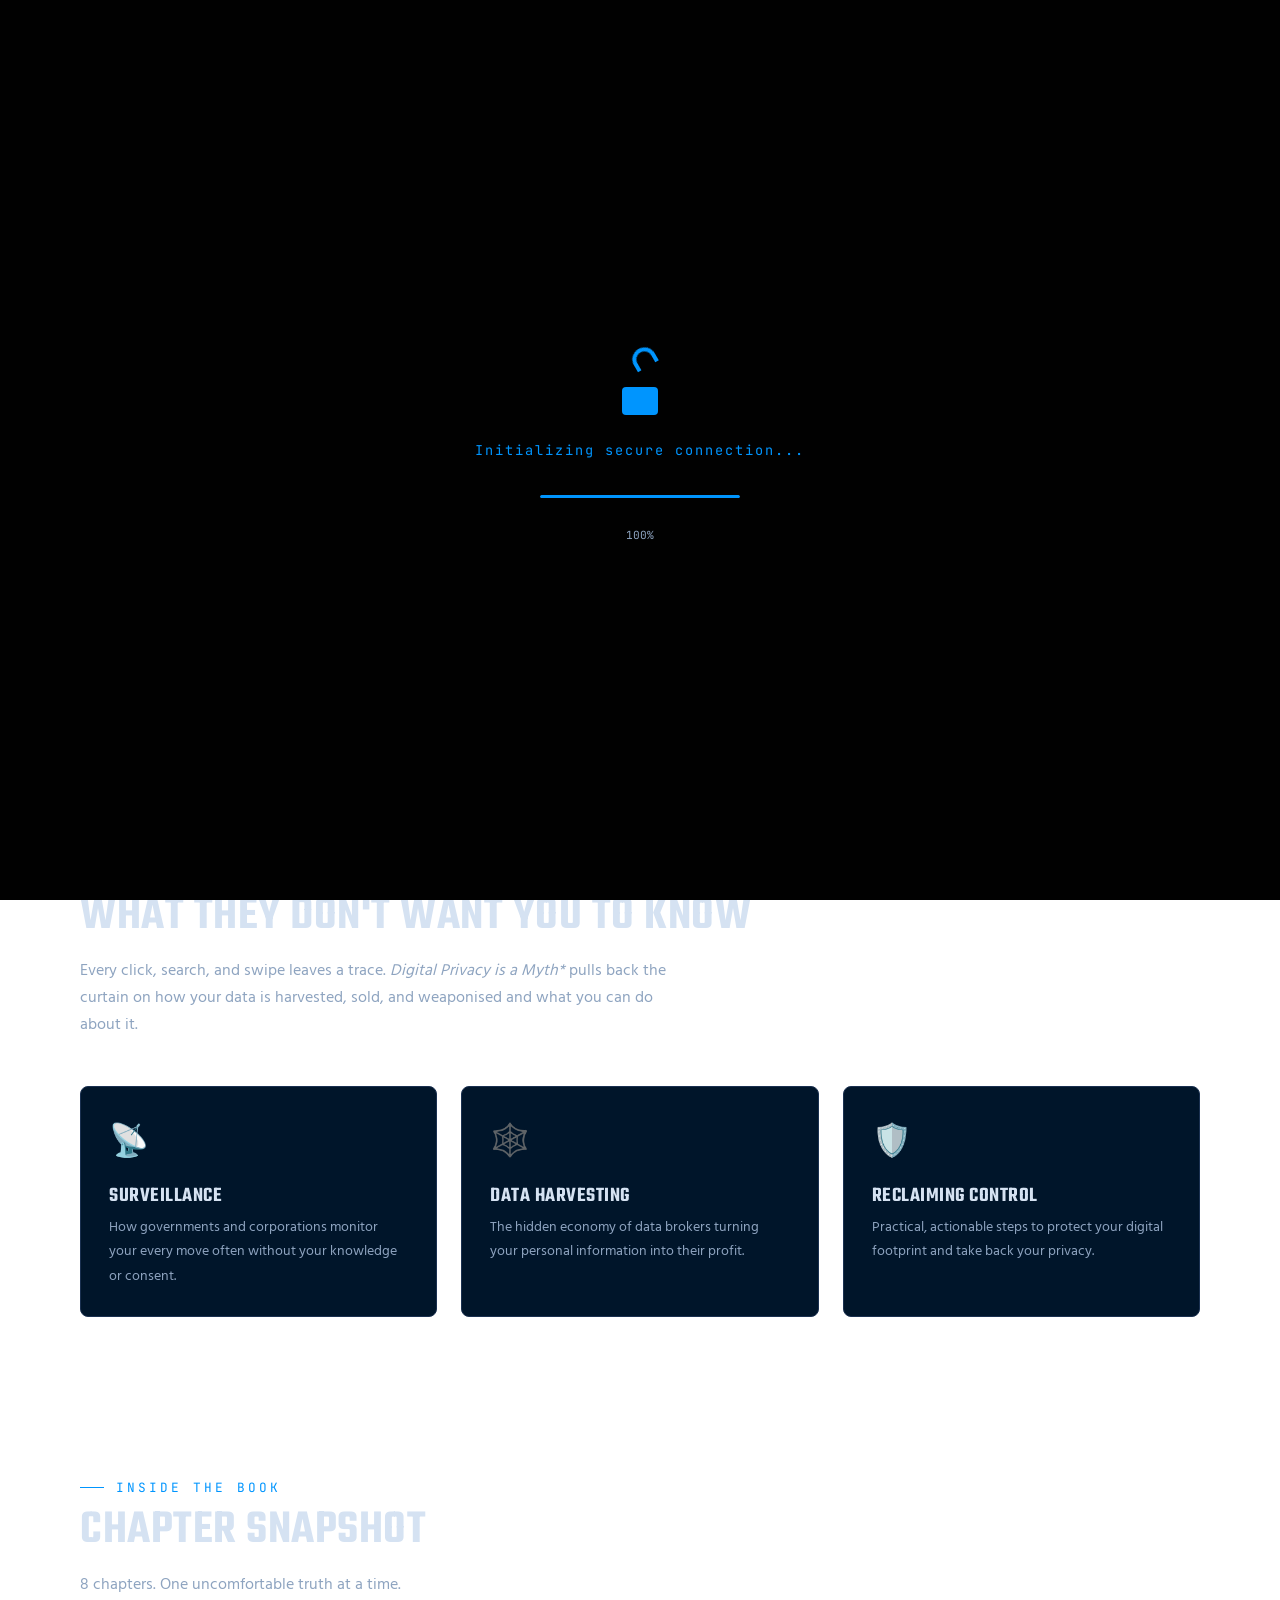
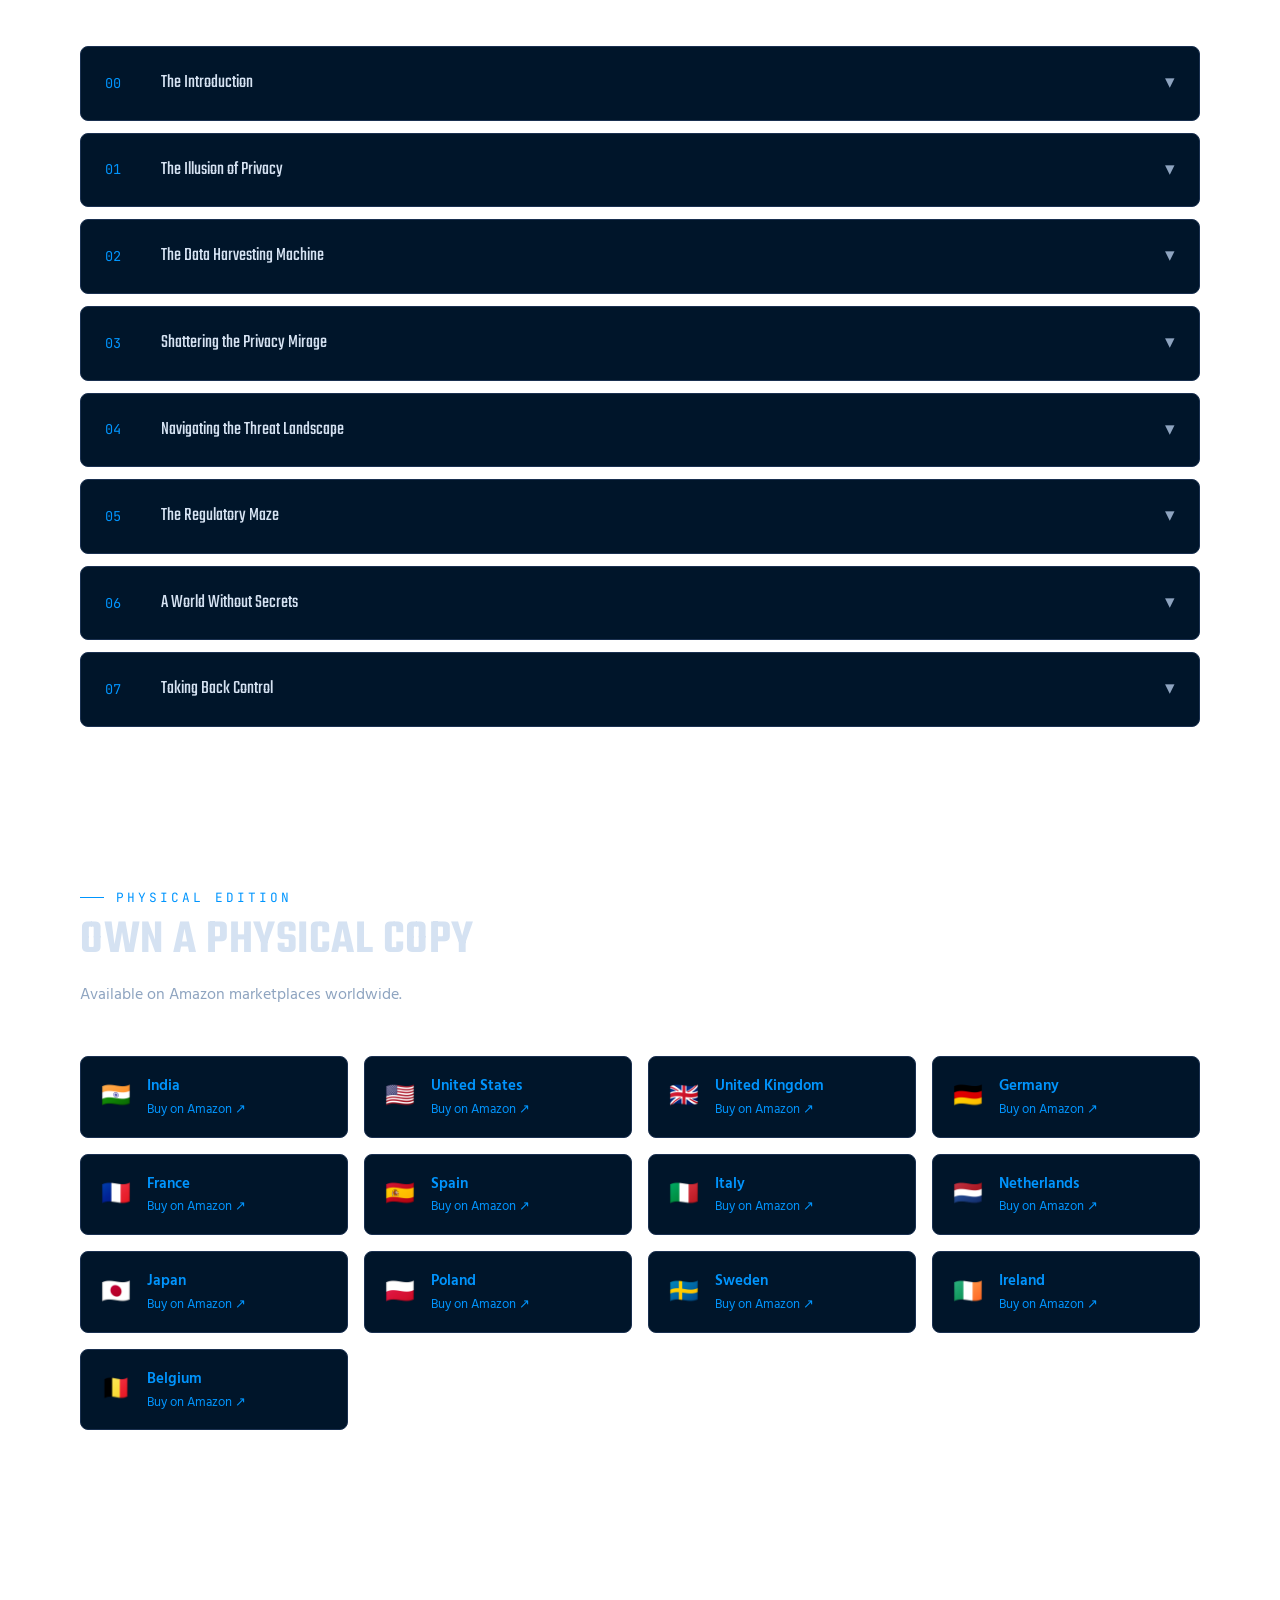
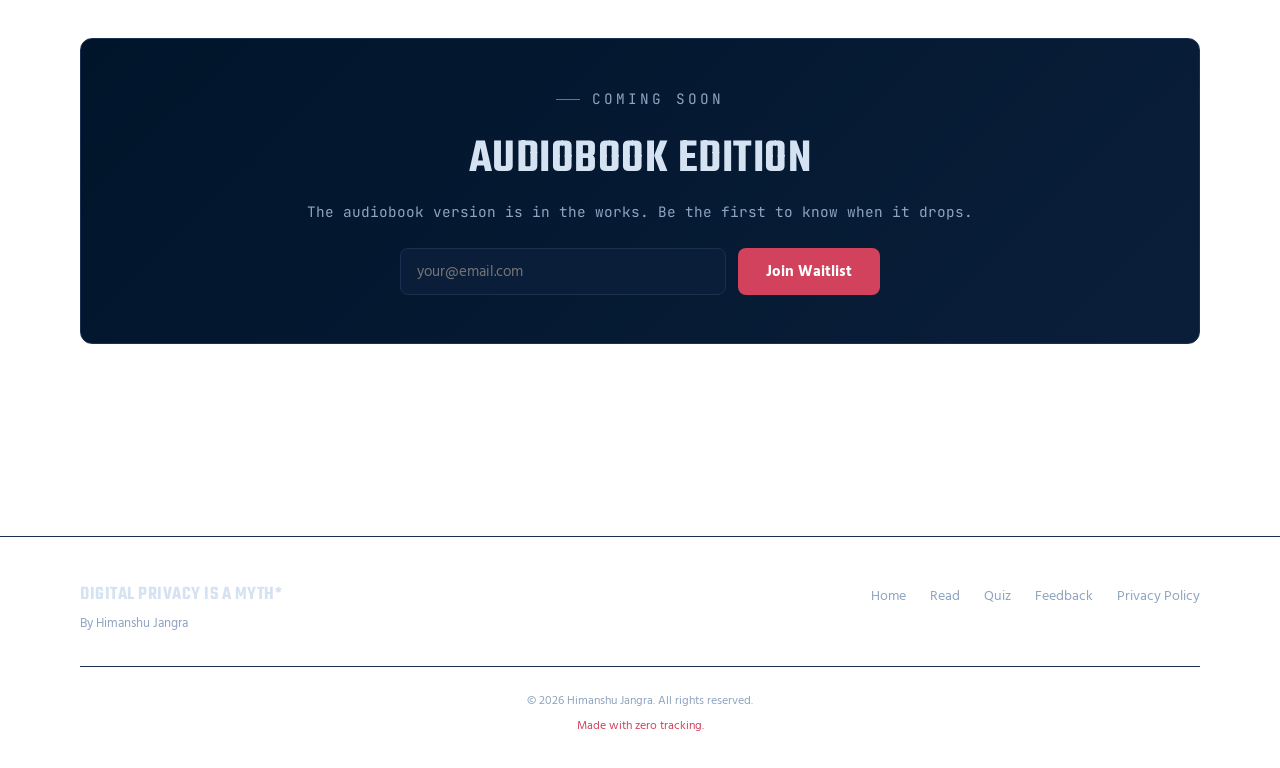
<file: index.html>
<!DOCTYPE html>
<html lang="en">
<head>
  <meta charset="UTF-8">
  <meta name="viewport" content="width=device-width, initial-scale=1.0">
  <title>Digital Privacy is a Myth* | By Himanshu Jangra</title>
  <meta name="description" content="Your digital life is an open book. Digital Privacy is a Myth* exposes the surveillance machine and shows you how to take back control. Free PDF download.">
  <meta property="og:title" content="Digital Privacy is a Myth* by Himanshu Jangra">
  <meta property="og:description" content="Your digital life is an open book. This one isn't. Free PDF download available.">
  <meta property="og:image" content="OG_image.jpeg">
  <meta property="og:url" content="https://privacymyth.himanshujangra.in/">
  <meta property="og:type" content="website">
  <link rel="icon" type="image/x-icon" href="favicon.png">
  <meta name="twitter:card" content="summary_large_image">
  <meta name="twitter:title" content="Digital Privacy is a Myth*">
  <meta name="twitter:description" content="Your digital life is an open book. This one isn't.">
  <meta name="twitter:image" content="OG_image.jpeg">
  <link rel="canonical" href="https://privacymyth.himanshujangra.in/">
  <link rel="stylesheet" href="styles.css">
</head>
<body>

  <!-- LOADER -->
  <div id="page-loader">
    <div class="lock-icon"><div class="lock-shackle"></div><div class="lock-body"></div></div>
    <p class="loader-text">Initializing secure connection...</p>
    <div class="loader-progress"><div class="loader-progress-bar"></div></div>
    <p class="loader-percent">0%</p>
  </div>

  <!-- NAV -->
  <nav class="navbar">
    <div class="container nav-inner">
      <a href="index.html" class="nav-logo"><span>Digital Privacy</span> is a Myth*</a>
      <button id="nav-toggle" aria-label="Toggle navigation" aria-expanded="false">
        <span></span><span></span><span></span>
      </button>
      <ul id="nav-menu">
        <li><a href="index.html" class="active">Home</a></li>
        <li><a href="read.html">Read</a></li>
        <li><a href="quiz.html">Quiz</a></li>
        <li><a href="feedback.html">Feedback</a></li>
      </ul>
    </div>
  </nav>

  <!-- HERO -->
  <section class="hero">
    <canvas id="binary-rain"></canvas>
    <div class="container hero-content">
      <div class="hero-text">
        <p class="section-label">By Himanshu Jangra</p>
        <h1>Your digital life is an open book. <span>This one isn't.</span></h1>
        <p class="hero-meta mono">ISBN 9798305075588 &nbsp;·&nbsp; ASIN B0DRTLYF46 &nbsp;·&nbsp; 100 Pages</p>
        <p style="color:var(--text-secondary);margin-bottom:2rem;max-width:480px">Every click, search, and swipe is tracked. This book pulls back the curtain on the surveillance machine and arms you to fight back.</p>
        <div class="hero-ctas">
          <a href="download.html" class="btn btn-rose">↓ Download Free PDF</a>
          <a href="quiz.html" class="btn btn-secondary">🔒 Test Your Privacy IQ</a>
        </div>
      </div>
      <img src="digital_privacy_is_a_myth_cover.png" alt="Digital Privacy is a Myth book cover" class="hero-cover" loading="lazy">
    </div>
  </section>

  <!-- ABOUT THE BOOK -->
  <section id="about">
    <div class="container">
      <p class="section-label">About the Book</p>
      <h2 class="section-title">What They Don't Want You to Know</h2>
      <p class="section-subtitle">Every click, search, and swipe leaves a trace. <em>Digital Privacy is a Myth*</em> pulls back the curtain on how your data is harvested, sold, and weaponised and what you can do about it.</p>
      <div class="card-grid card-grid-3">
        <div class="card">
          <div class="card-icon">📡</div>
          <h3>Surveillance</h3>
          <p>How governments and corporations monitor your every move often without your knowledge or consent.</p>
        </div>
        <div class="card">
          <div class="card-icon">🕸️</div>
          <h3>Data Harvesting</h3>
          <p>The hidden economy of data brokers turning your personal information into their profit.</p>
        </div>
        <div class="card">
          <div class="card-icon">🛡️</div>
          <h3>Reclaiming Control</h3>
          <p>Practical, actionable steps to protect your digital footprint and take back your privacy.</p>
        </div>
      </div>
    </div>
  </section>

  <!-- CHAPTER SNAPSHOT -->
  <section id="chapters">
    <div class="container">
      <p class="section-label">Inside the Book</p>
      <h2 class="section-title">Chapter Snapshot</h2>
      <p class="section-subtitle">8 chapters. One uncomfortable truth at a time.</p>
      <div class="chapter-list">
        <div class="chapter-item"><div class="chapter-header" onclick="this.parentElement.classList.toggle('open')"><span class="chapter-num mono">00</span><span class="chapter-title">The Introduction</span><span class="chapter-arrow">▾</span></div><div class="chapter-body"><div class="chapter-body-inner">This chapter confronts you with an uncomfortable truth: digital privacy, as most people understand it, no longer exists. It traces how the internet evolved from a decentralised utopia into a surveillance infrastructure, and establishes the book's central thesis that reclaiming privacy requires first understanding how it was taken from us. From the telegraph to TikTok, the erosion has been steady and deliberate.</div></div></div>
        <div class="chapter-item"><div class="chapter-header" onclick="this.parentElement.classList.toggle('open')"><span class="chapter-num mono">01</span><span class="chapter-title">The Illusion of Privacy</span><span class="chapter-arrow">▾</span></div><div class="chapter-body"><div class="chapter-body-inner">"I have nothing to hide, so I don't need to worry about privacy." This pervasive myth dangerously equates privacy with secrecy. Privacy isn't about hiding something it's about control. This chapter dismantles the Privacy Paradox: the baffling gap between people's stated desire for privacy and their actual online behaviour. It explores how terms of service, default settings, and UI design create a false sense of security, and why even Google Street View sparked a global reckoning.</div></div></div>
        <div class="chapter-item"><div class="chapter-header" onclick="this.parentElement.classList.toggle('open')"><span class="chapter-num mono">02</span><span class="chapter-title">The Data Harvesting Machine</span><span class="chapter-arrow">▾</span></div><div class="chapter-body"><div class="chapter-body-inner">A deep dive into the mechanics of mass data collection cookies, browser fingerprinting, device IDs, and the invisible trackers embedded in every app you use. Meet the data brokers: companies whose entire business model is packaging your behavioural profile and selling it to the highest bidder. From the 2017 Equifax breach that exposed 147 million people to the silent machinery of surveillance capitalism, this chapter reveals the one-way mirror you've been living behind.</div></div></div>
        <div class="chapter-item"><div class="chapter-header" onclick="this.parentElement.classList.toggle('open')"><span class="chapter-num mono">03</span><span class="chapter-title">Shattering the Privacy Mirage</span><span class="chapter-arrow">▾</span></div><div class="chapter-body"><div class="chapter-body-inner">Your "browser fingerprint" is a unique profile created from your browser, OS, plugins, and settings tracking you across websites even without cookies. This chapter puts popular privacy tools under the microscope. Are VPNs truly private? Does incognito mode actually hide anything? It separates marketing promises from technical reality and reveals why most "privacy solutions" offer far less protection than they claim.</div></div></div>
        <div class="chapter-item"><div class="chapter-header" onclick="this.parentElement.classList.toggle('open')"><span class="chapter-num mono">04</span><span class="chapter-title">Navigating the Threat Landscape</span><span class="chapter-arrow">▾</span></div><div class="chapter-body"><div class="chapter-body-inner">From the first computer virus ("Creeper", 1971) to today's state-sponsored zero-day exploits, the threat landscape has evolved dramatically. This chapter maps out modern threats phishing, social engineering, ransomware, SIM-swapping, and supply chain attacks and explains why even tech-literate users are not immune. It's a field guide to the digital dangers lurking in your inbox, your apps, and your connected devices.</div></div></div>
        <div class="chapter-item"><div class="chapter-header" onclick="this.parentElement.classList.toggle('open')"><span class="chapter-num mono">05</span><span class="chapter-title">The Regulatory Maze</span><span class="chapter-arrow">▾</span></div><div class="chapter-body"><div class="chapter-body-inner">Under GDPR, companies can be fined up to €20 million or 4% of their annual global turnover yet breaches continue. This chapter navigates the complex web of privacy legislation: GDPR, CCPA, India's DPDPA, and more. It explains what these laws actually protect, what they don't, and why regulation alone cannot solve the privacy crisis. The conclusion? Laws are a starting point, not a solution.</div></div></div>
        <div class="chapter-item"><div class="chapter-header" onclick="this.parentElement.classList.toggle('open')"><span class="chapter-num mono">06</span><span class="chapter-title">A World Without Secrets</span><span class="chapter-arrow">▾</span></div><div class="chapter-body"><div class="chapter-body-inner">What happens when privacy disappears entirely? From social credit systems and predictive policing to brain-computer interfaces that can read neural signals this chapter paints a picture of a fully surveilled society. It examines the chilling effect on free speech, creativity, and dissent, drawing from real-world examples where the future of privacy isn't a dystopian novel it's already happening.</div></div></div>
        <div class="chapter-item"><div class="chapter-header" onclick="this.parentElement.classList.toggle('open')"><span class="chapter-num mono">07</span><span class="chapter-title">Taking Back Control</span><span class="chapter-arrow">▾</span></div><div class="chapter-body"><div class="chapter-body-inner">The actionable conclusion. This chapter provides a practical privacy toolkit from browser configurations and encrypted communications to digital hygiene habits and privacy-respecting alternatives for every app you use. It covers 2FA, password managers, VPN best practices, and secure messaging. It ends with a call to action: privacy is a collective fight, not just a personal one. Your choices today shape the digital world of tomorrow.</div></div></div>
      </div>
    </div>
  </section>

  <!-- BUY HARD COPY -->
  <section id="buy">
    <div class="container">
      <p class="section-label">Physical Edition</p>
      <h2 class="section-title">Own a Physical Copy</h2>
      <p class="section-subtitle">Available on Amazon marketplaces worldwide.</p>
      <div class="amazon-grid">
        <a href="https://amzn.in/d/0hOcSyZt" target="_blank" rel="noopener" class="amazon-card"><span class="amazon-flag">🇮🇳</span><div class="amazon-info"><div class="amazon-country">India</div><div class="amazon-link">Buy on Amazon ↗</div></div></a>
        <a href="https://www.amazon.com/dp/B0FT1PD9YH" target="_blank" rel="noopener" class="amazon-card"><span class="amazon-flag">🇺🇸</span><div class="amazon-info"><div class="amazon-country">United States</div><div class="amazon-link">Buy on Amazon ↗</div></div></a>
        <a href="https://www.amazon.co.uk/dp/B0FT1PD9YH" target="_blank" rel="noopener" class="amazon-card"><span class="amazon-flag">🇬🇧</span><div class="amazon-info"><div class="amazon-country">United Kingdom</div><div class="amazon-link">Buy on Amazon ↗</div></div></a>
        <a href="https://www.amazon.de/dp/B0FT1PD9YH" target="_blank" rel="noopener" class="amazon-card"><span class="amazon-flag">🇩🇪</span><div class="amazon-info"><div class="amazon-country">Germany</div><div class="amazon-link">Buy on Amazon ↗</div></div></a>
        <a href="https://www.amazon.fr/dp/B0FT1PD9YH" target="_blank" rel="noopener" class="amazon-card"><span class="amazon-flag">🇫🇷</span><div class="amazon-info"><div class="amazon-country">France</div><div class="amazon-link">Buy on Amazon ↗</div></div></a>
        <a href="https://www.amazon.es/dp/B0FT1PD9YH" target="_blank" rel="noopener" class="amazon-card"><span class="amazon-flag">🇪🇸</span><div class="amazon-info"><div class="amazon-country">Spain</div><div class="amazon-link">Buy on Amazon ↗</div></div></a>
        <a href="https://www.amazon.it/dp/B0FT1PD9YH" target="_blank" rel="noopener" class="amazon-card"><span class="amazon-flag">🇮🇹</span><div class="amazon-info"><div class="amazon-country">Italy</div><div class="amazon-link">Buy on Amazon ↗</div></div></a>
        <a href="https://www.amazon.nl/dp/B0FT1PD9YH" target="_blank" rel="noopener" class="amazon-card"><span class="amazon-flag">🇳🇱</span><div class="amazon-info"><div class="amazon-country">Netherlands</div><div class="amazon-link">Buy on Amazon ↗</div></div></a>
        <a href="https://www.amazon.co.jp/dp/B0FT1PD9YH" target="_blank" rel="noopener" class="amazon-card"><span class="amazon-flag">🇯🇵</span><div class="amazon-info"><div class="amazon-country">Japan</div><div class="amazon-link">Buy on Amazon ↗</div></div></a>
        <a href="https://www.amazon.pl/dp/B0FT1PD9YH" target="_blank" rel="noopener" class="amazon-card"><span class="amazon-flag">🇵🇱</span><div class="amazon-info"><div class="amazon-country">Poland</div><div class="amazon-link">Buy on Amazon ↗</div></div></a>
        <a href="https://www.amazon.se/dp/B0FT1PD9YH" target="_blank" rel="noopener" class="amazon-card"><span class="amazon-flag">🇸🇪</span><div class="amazon-info"><div class="amazon-country">Sweden</div><div class="amazon-link">Buy on Amazon ↗</div></div></a>
        <a href="https://www.amazon.ie/dp/B0FT1PD9YH" target="_blank" rel="noopener" class="amazon-card"><span class="amazon-flag">🇮🇪</span><div class="amazon-info"><div class="amazon-country">Ireland</div><div class="amazon-link">Buy on Amazon ↗</div></div></a>
        <a href="https://www.amazon.com.be/dp/B0FT1PD9YH" target="_blank" rel="noopener" class="amazon-card"><span class="amazon-flag">🇧🇪</span><div class="amazon-info"><div class="amazon-country">Belgium</div><div class="amazon-link">Buy on Amazon ↗</div></div></a>
      </div>
    </div>
  </section>

  <!-- AUDIOBOOK WAITLIST -->
  <section id="waitlist">
    <div class="container">
      <div class="cta-banner">
        <p class="section-label" style="justify-content:center">Coming Soon</p>
        <h2 class="section-title">Audiobook Edition</h2>
        <p>The audiobook version is in the works. Be the first to know when it drops.</p>
        <form id="waitlist-form" class="inline-form" style="max-width:480px;margin:1.5rem auto 0">
          <input type="email" class="form-input" id="waitlist-email" placeholder="your@email.com" required aria-label="Email for waitlist">
          <button type="submit" class="btn btn-primary">Join Waitlist</button>
        </form>
        <div id="waitlist-success" class="form-success" style="margin-top:1rem">You're on the list. We'll reach out when it's ready.</div>
      </div>
    </div>
  </section>

  <!-- FOOTER -->
  <footer class="footer">
    <div class="container">
      <div class="footer-inner">
        <div class="footer-brand">
          <h3>Digital Privacy is a Myth*</h3>
          <p>By Himanshu Jangra</p>
        </div>
        <div class="footer-links">
          <a href="index.html">Home</a>
          <a href="read.html">Read</a>
          <a href="quiz.html">Quiz</a>
          <a href="feedback.html">Feedback</a>
          <a href="privacy.html">Privacy Policy</a>
        </div>
      </div>
      <div class="footer-bottom">
        © 2026 Himanshu Jangra. All rights reserved.
        <span class="zero-track">Made with zero tracking.</span>
      </div>
    </div>
  </footer>

  <!-- COOKIE BANNER -->
  <div id="cookie-banner">
    <span>🔒 Zero cookies. Zero tracking. Your data stays yours.</span>
    <button id="cookie-dismiss" class="btn btn-primary btn-sm">Got it</button>
  </div>

  <script src="shared.js"></script>
  <script>
    // Init binary rain on homepage
    initBinaryRain();

    // Chapter accordion smooth height
    document.querySelectorAll('.chapter-item').forEach(item => {
      const body = item.querySelector('.chapter-body');
      const inner = item.querySelector('.chapter-body-inner');
      const header = item.querySelector('.chapter-header');
      header.addEventListener('click', () => {
        if (item.classList.contains('open')) {
          body.style.maxHeight = inner.scrollHeight + 'px';
        } else {
          body.style.maxHeight = '0';
        }
      });
      // Set initial max-height for open animation
      const observer = new MutationObserver(() => {
        if (item.classList.contains('open')) {
          body.style.maxHeight = inner.scrollHeight + 'px';
        } else {
          body.style.maxHeight = '0';
        }
      });
      observer.observe(item, { attributes: true, attributeFilter: ['class'] });
    });

    // Waitlist form
    document.getElementById('waitlist-form').addEventListener('submit', async (e) => {
      e.preventDefault();
      const email = document.getElementById('waitlist-email').value;
      if (!isValidEmail(email)) return;
      const btn = e.target.querySelector('button[type="submit"]');
      const restore = setButtonLoading(btn, 'Joining...');
      await submitToSheet('waitlist', { email, source: 'waitlist' });
      restore('✓ Joined!');
      setTimeout(() => {
        document.getElementById('waitlist-form').style.display = 'none';
        document.getElementById('waitlist-success').classList.add('show');
      }, 600);
    });
  </script>
</body>
</html>
</file>
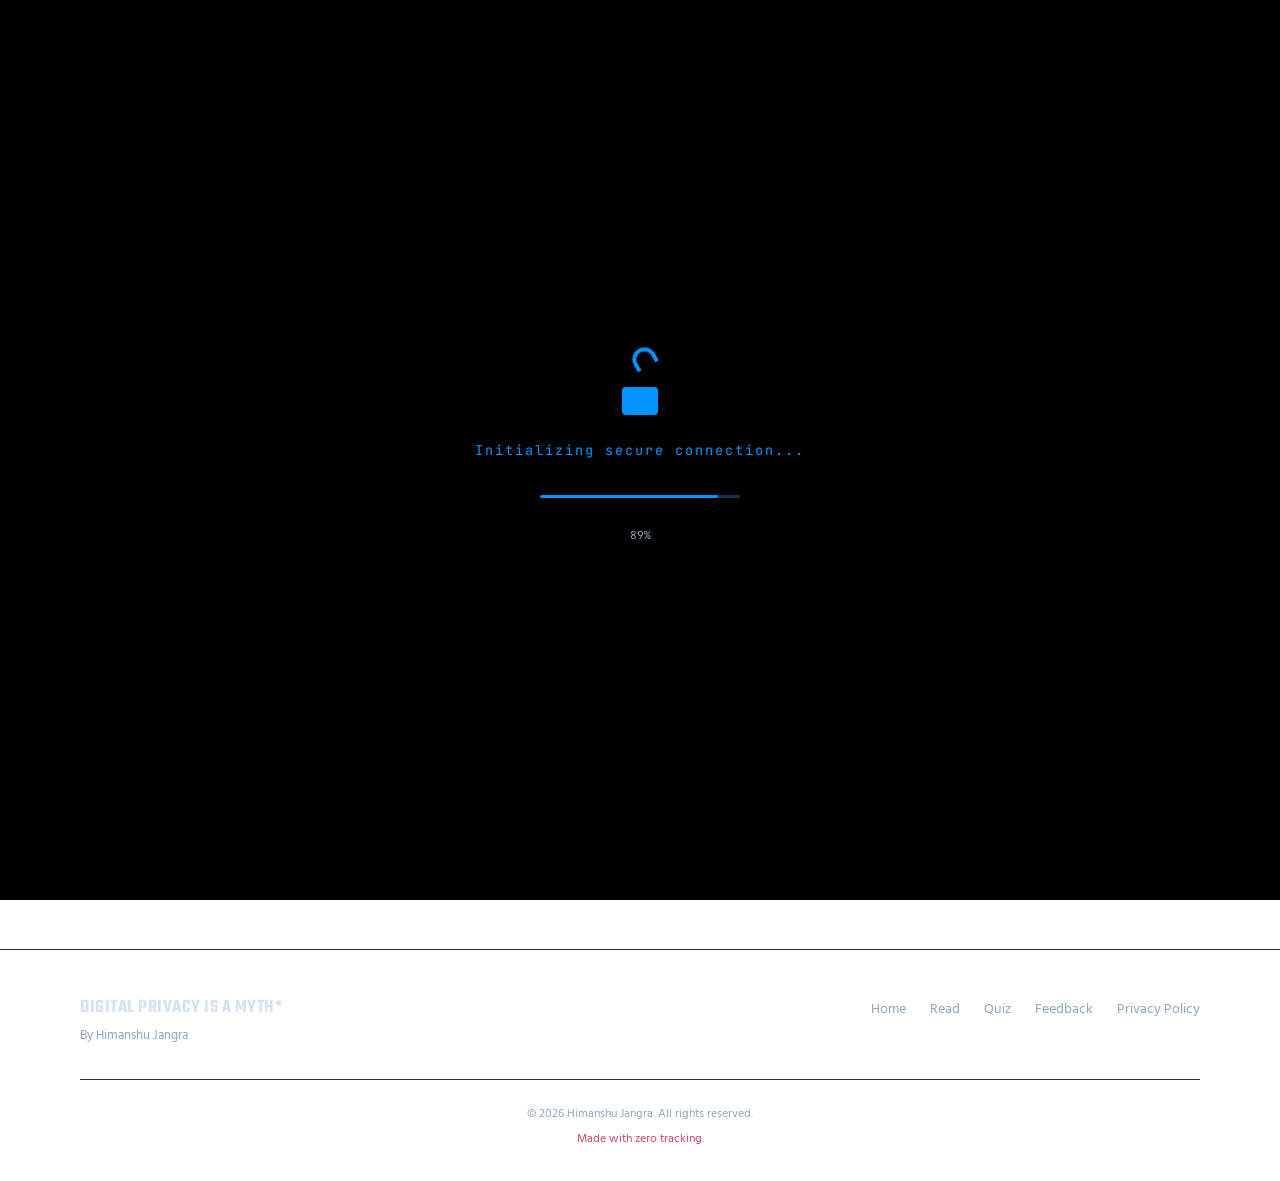
<file: download.html>
<!DOCTYPE html>
<html lang="en">
<head>
  <meta charset="UTF-8">
  <meta name="viewport" content="width=device-width, initial-scale=1.0">
  <title>Download | Digital Privacy is a Myth*</title>
  <meta name="description" content="Download Digital Privacy is a Myth* as a free PDF. No signup required.">
  <meta property="og:title" content="Download | Digital Privacy is a Myth*">
  <meta property="og:description" content="Free PDF download. No signup required. No tracking.">
  <meta property="og:image" content="OG_image.jpeg">
  <link rel="icon" type="image/x-icon" href="favicon.png">
  <meta property="og:url" content="https://privacymyth.himanshujangra.in/download.html">
  <meta name="twitter:card" content="summary_large_image">
  <link rel="canonical" href="https://privacymyth.himanshujangra.in/download.html">
  <link rel="stylesheet" href="styles.css">
</head>
<body>
  <div id="page-loader"><div class="lock-icon"><div class="lock-shackle"></div><div class="lock-body"></div></div><p class="loader-text">Initializing secure connection...</p><div class="loader-progress"><div class="loader-progress-bar"></div></div><p class="loader-percent">0%</p></div>

  <nav class="navbar"><div class="container nav-inner">
    <a href="index.html" class="nav-logo"><span>Digital Privacy</span> is a Myth*</a>
    <button id="nav-toggle" aria-label="Toggle navigation" aria-expanded="false"><span></span><span></span><span></span></button>
    <ul id="nav-menu">
      <li><a href="index.html">Home</a></li>
      <li><a href="read.html">Read</a></li>
      <li><a href="quiz.html">Quiz</a></li>
      <li><a href="feedback.html">Feedback</a></li>
    </ul>
  </div></nav>

  <section class="download-hero">
    <div class="container">
      <h1>Get Your <span>Free Copy</span></h1>
      <p style="color:var(--text-secondary);max-width:560px;margin:1rem auto 0">Share your details (optional) and we'll start your download. We won't use them for promotions just to hear your thoughts.</p>
    </div>
  </section>

  <section style="padding-top:0">
    <div class="container download-form-wrapper">
      <form id="download-form">
        <div class="form-group">
          <label for="dl-name">Name</label>
          <input type="text" id="dl-name" class="form-input" placeholder="Your name (optional)">
        </div>
        <div class="form-group">
          <label for="dl-email">Email Address</label>
          <input type="email" id="dl-email" class="form-input" placeholder="your@email.com (optional)">
        </div>
        <div class="form-group">
          <label for="dl-phone">Phone / WhatsApp</label>
          <input type="tel" id="dl-phone" class="form-input" placeholder="+91 (optional)">
        </div>
        <div class="form-group">
          <label class="checkbox-group">
            <input type="checkbox" id="dl-waitlist">
            <span>I'd also like to join the audiobook waitlist</span>
          </label>
        </div>
        <button type="submit" class="btn btn-rose" style="width:100%">Send Details & Download</button>
        <p style="text-align:center;margin-top:1rem"><a href="#" id="skip-form" class="btn-ghost" style="color:var(--text-secondary);font-size:.85rem">Skip & Download →</a></p>
      </form>

      <div id="download-success" class="form-success">
        Thank you for reading. We'd love your feedback share it on our <a href="feedback.html" style="color:var(--accent)">Feedback page</a>.
      </div>
    </div>
  </section>

  <footer class="footer"><div class="container"><div class="footer-inner"><div class="footer-brand"><h3>Digital Privacy is a Myth*</h3><p>By Himanshu Jangra</p></div><div class="footer-links"><a href="index.html">Home</a><a href="read.html">Read</a><a href="quiz.html">Quiz</a><a href="feedback.html">Feedback</a><a href="privacy.html">Privacy Policy</a></div></div><div class="footer-bottom">© 2026 Himanshu Jangra. All rights reserved.<span class="zero-track">Made with zero tracking.</span></div></div></footer>
  <div id="cookie-banner"><span>🔒 Zero cookies. Zero tracking. Your data stays yours.</span><button id="cookie-dismiss" class="btn btn-primary btn-sm">Got it</button></div>

  <script src="shared.js"></script>
  <script>
    const PDF_PATH = 'https://drive.google.com/uc?export=download&id=1eYV05BDoIcew1KMXj5L4lvjjrcUxYY26';

    function triggerDownload() {
      const a = document.createElement('a');
      a.href = PDF_PATH;
      a.download = 'Digital_Privacy_is_a_Myth_Himanshu_Jangra.pdf';
      document.body.appendChild(a);
      a.click();
      document.body.removeChild(a);
    }

    document.getElementById('download-form').addEventListener('submit', async (e) => {
      e.preventDefault();
      const btn = e.target.querySelector('button[type="submit"]');
      const restore = setButtonLoading(btn, 'Sending...');
      const data = {
        name: document.getElementById('dl-name').value,
        email: document.getElementById('dl-email').value,
        phone: document.getElementById('dl-phone').value,
        waitlist_opt_in: document.getElementById('dl-waitlist').checked,
        source: 'download'
      };
      await submitToSheet('download', data);
      if (data.waitlist_opt_in && data.email) {
        await submitToSheet('waitlist', { email: data.email, source: 'download_waitlist' });
      }
      // Log the download count
      await submitToSheet('download_log', { method: 'form', source: 'download_page' });
      restore('✓ Downloading!');
      triggerDownload();
      setTimeout(() => {
        document.getElementById('download-form').style.display = 'none';
        document.getElementById('download-success').classList.add('show');
      }, 600);
    });

    document.getElementById('skip-form').addEventListener('click', async (e) => {
      e.preventDefault();
      // Log the download count even when skipping form
      submitToSheet('download_log', { method: 'skip', source: 'download_page' });
      triggerDownload();
      document.getElementById('download-form').style.display = 'none';
      document.getElementById('download-success').classList.add('show');
    });
  </script>
</body>
</html>
</file>
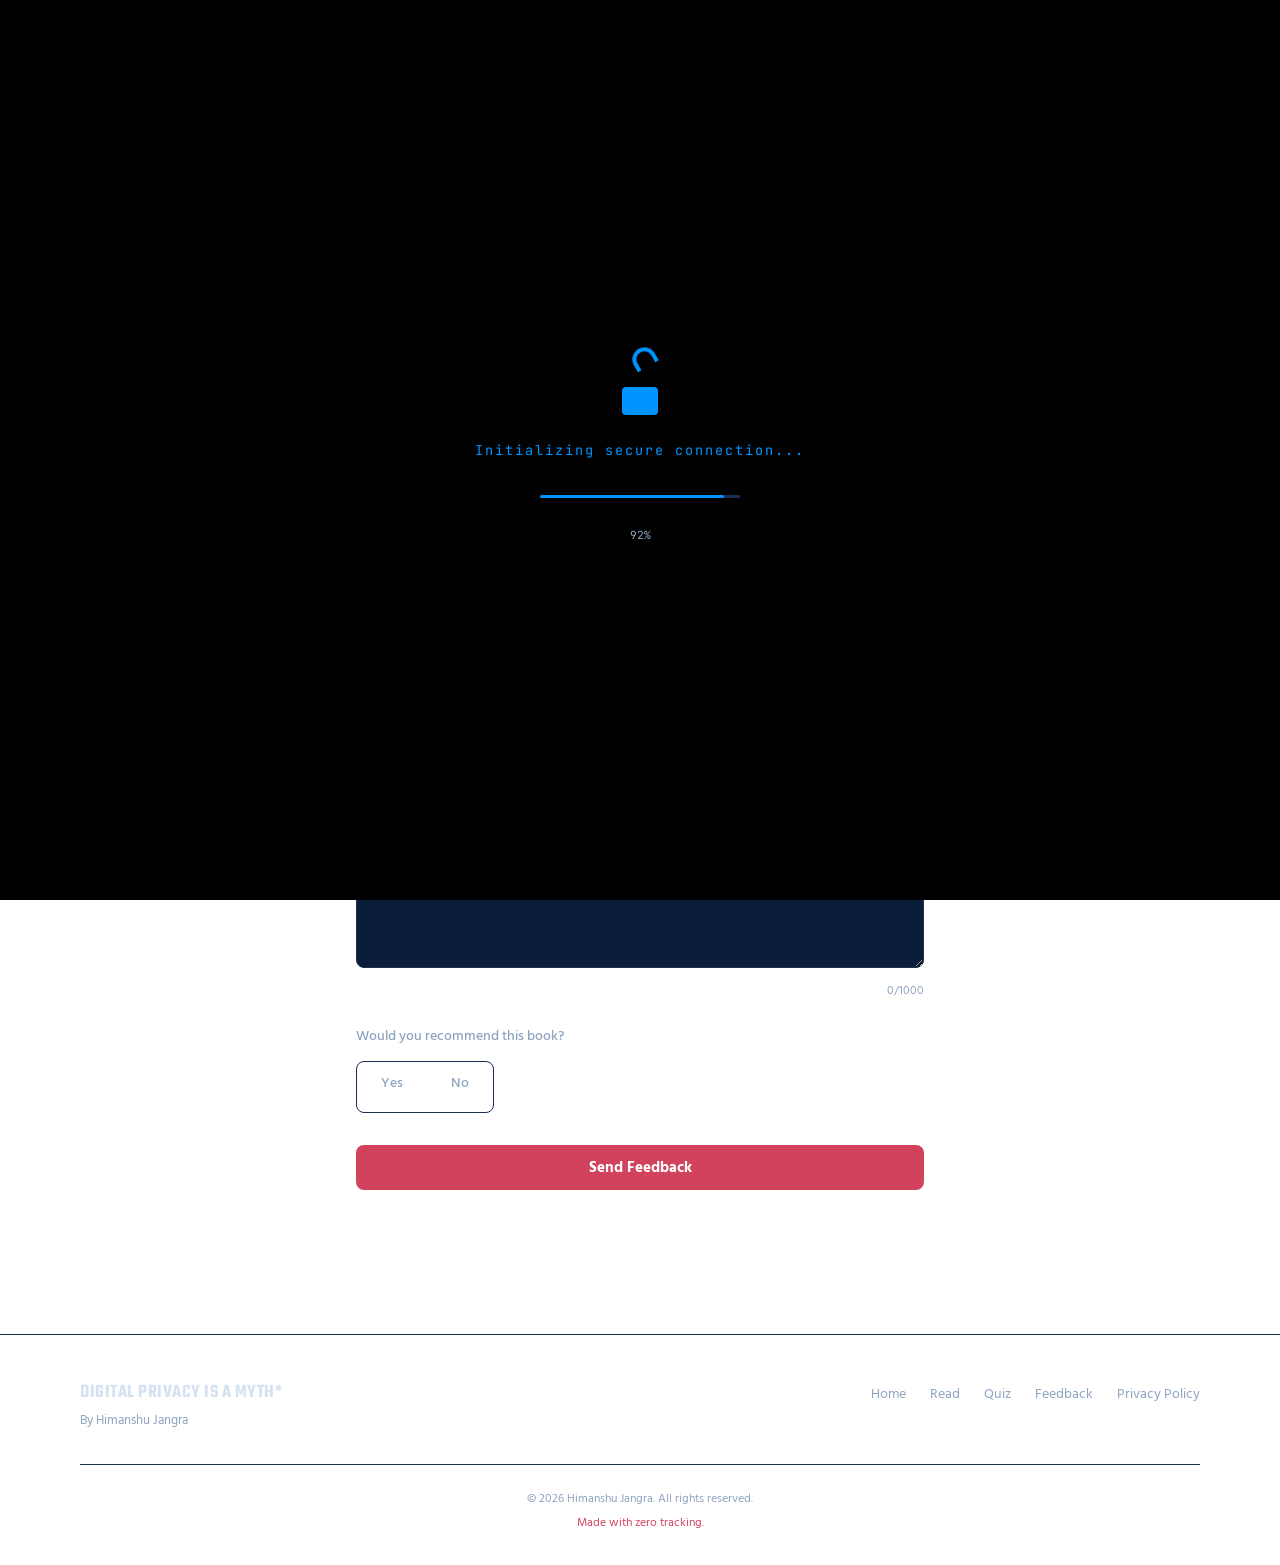
<file: feedback.html>
<!DOCTYPE html>
<html lang="en">
<head>
  <meta charset="UTF-8">
  <meta name="viewport" content="width=device-width, initial-scale=1.0">
  <title>Feedback | Digital Privacy is a Myth*</title>
  <meta name="description" content="Share your thoughts on Digital Privacy is a Myth*. No marketing. No follow-ups unless you ask.">
  <meta property="og:title" content="Feedback | Digital Privacy is a Myth*">
  <meta property="og:description" content="Tell us what you thought. No marketing. Just a human reading your message.">
  <meta property="og:image" content="OG_image.jpeg">
  <link rel="icon" type="image/x-icon" href="favicon.png">
  <meta property="og:url" content="https://privacymyth.himanshujangra.in/feedback.html">
  <meta name="twitter:card" content="summary_large_image">
  <link rel="canonical" href="https://privacymyth.himanshujangra.in/feedback.html">
  <link rel="stylesheet" href="styles.css">
</head>
<body>
  <div id="page-loader"><div class="lock-icon"><div class="lock-shackle"></div><div class="lock-body"></div></div><p class="loader-text">Initializing secure connection...</p><div class="loader-progress"><div class="loader-progress-bar"></div></div><p class="loader-percent">0%</p></div>

  <nav class="navbar"><div class="container nav-inner">
    <a href="index.html" class="nav-logo"><span>Digital Privacy</span> is a Myth*</a>
    <button id="nav-toggle" aria-label="Toggle navigation" aria-expanded="false"><span></span><span></span><span></span></button>
    <ul id="nav-menu">
      <li><a href="index.html">Home</a></li>
      <li><a href="read.html">Read</a></li>
      <li><a href="quiz.html">Quiz</a></li>
      <li><a href="feedback.html" class="active">Feedback</a></li>
    </ul>
  </div></nav>

  <section style="padding-top:6rem">
    <div class="container" style="max-width:600px">
      <p class="section-label">Reader Feedback</p>
      <h1 class="section-title">Tell Us What You Thought.</h1>
      <p class="section-subtitle">No marketing. No follow-ups unless you ask. Just a human reading your message.</p>

      <form id="feedback-form">
        <div class="form-group">
          <label for="fb-name">Name <span style="color:var(--text-secondary)">(optional)</span></label>
          <input type="text" id="fb-name" class="form-input" placeholder="Your name">
        </div>
        <div class="form-group">
          <label for="fb-email">Email <span style="color:var(--text-secondary)">(optional)</span></label>
          <input type="email" id="fb-email" class="form-input" placeholder="your@email.com">
        </div>
        <div class="form-group">
          <label for="fb-phone">Phone / WhatsApp <span style="color:var(--text-secondary)">(optional)</span></label>
          <input type="tel" id="fb-phone" class="form-input" placeholder="+91">
        </div>

        <!-- Star Rating -->
        <div class="form-group">
          <label>Rating</label>
          <div class="star-rating" id="star-rating">
            <input type="radio" id="star5" name="rating" value="5"><label for="star5" aria-label="5 stars">★</label>
            <input type="radio" id="star4" name="rating" value="4"><label for="star4" aria-label="4 stars">★</label>
            <input type="radio" id="star3" name="rating" value="3"><label for="star3" aria-label="3 stars">★</label>
            <input type="radio" id="star2" name="rating" value="2"><label for="star2" aria-label="2 stars">★</label>
            <input type="radio" id="star1" name="rating" value="1"><label for="star1" aria-label="1 star">★</label>
          </div>
        </div>

        <!-- Feedback Text -->
        <div class="form-group">
          <label for="fb-text">Your Feedback</label>
          <textarea id="fb-text" class="form-textarea" placeholder="What did you think of the book?" maxlength="1000"></textarea>
          <div class="char-count"><span id="char-current">0</span>/1000</div>
        </div>

        <!-- Recommend Toggle -->
        <div class="form-group" style="margin-top:1.5rem;margin-bottom:1.5rem">
          <label style="margin-bottom:.75rem;display:block">Would you recommend this book?</label>
          <div class="toggle-group">
            <input type="radio" id="rec-yes" name="recommend" value="yes">
            <label for="rec-yes">Yes</label>
            <input type="radio" id="rec-no" name="recommend" value="no">
            <label for="rec-no">No</label>
          </div>
        </div>

        <button type="submit" class="btn btn-primary" style="width:100%;margin-top:.5rem">Send Feedback</button>
      </form>

      <div id="feedback-success" class="form-success">
        We received your message. Thank you for taking the time.
      </div>
    </div>
  </section>

  <footer class="footer"><div class="container"><div class="footer-inner"><div class="footer-brand"><h3>Digital Privacy is a Myth*</h3><p>By Himanshu Jangra</p></div><div class="footer-links"><a href="index.html">Home</a><a href="read.html">Read</a><a href="quiz.html">Quiz</a><a href="feedback.html">Feedback</a><a href="privacy.html">Privacy Policy</a></div></div><div class="footer-bottom">© 2026 Himanshu Jangra. All rights reserved.<span class="zero-track">Made with zero tracking.</span></div></div></footer>
  <div id="cookie-banner"><span>🔒 Zero cookies. Zero tracking. Your data stays yours.</span><button id="cookie-dismiss" class="btn btn-primary btn-sm">Got it</button></div>

  <script src="shared.js"></script>
  <script>
    // Character counter
    const textarea = document.getElementById('fb-text');
    const counter = document.getElementById('char-current');
    textarea.addEventListener('input', () => { counter.textContent = textarea.value.length; });

    // Form submit
    document.getElementById('feedback-form').addEventListener('submit', async (e) => {
      e.preventDefault();
      const btn = e.target.querySelector('button[type="submit"]');
      const restore = setButtonLoading(btn, 'Sending...');
      const rating = document.querySelector('input[name="rating"]:checked');
      const recommend = document.querySelector('input[name="recommend"]:checked');
      const data = {
        name: document.getElementById('fb-name').value,
        email: document.getElementById('fb-email').value,
        phone: document.getElementById('fb-phone').value,
        rating: rating ? parseInt(rating.value) : null,
        feedback_text: textarea.value,
        recommend: recommend ? recommend.value === 'yes' : null,
        source: 'feedback_page'
      };
      await submitToSheet('feedback', data);
      restore('✓ Sent!');
      setTimeout(() => {
        document.getElementById('feedback-form').style.display = 'none';
        document.getElementById('feedback-success').classList.add('show');
      }, 600);
    });
  </script>
</body>
</html>
</file>
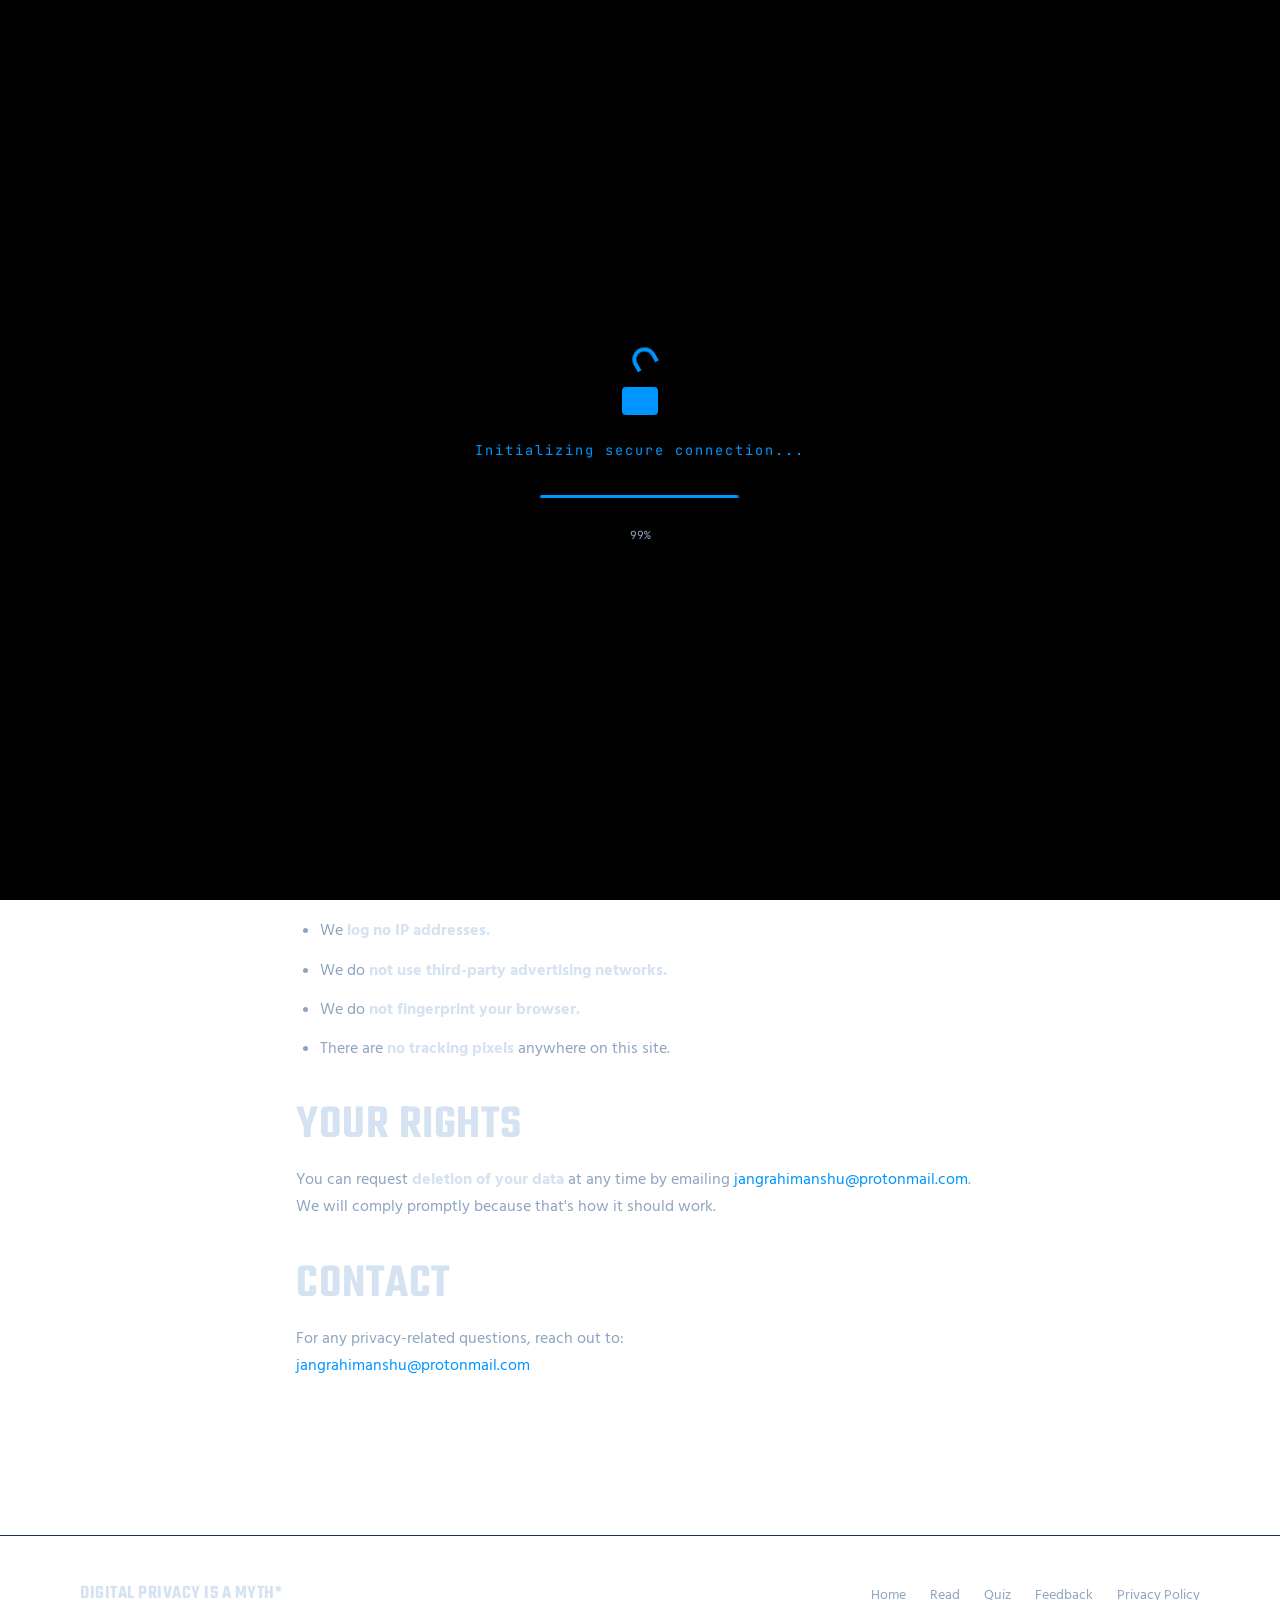
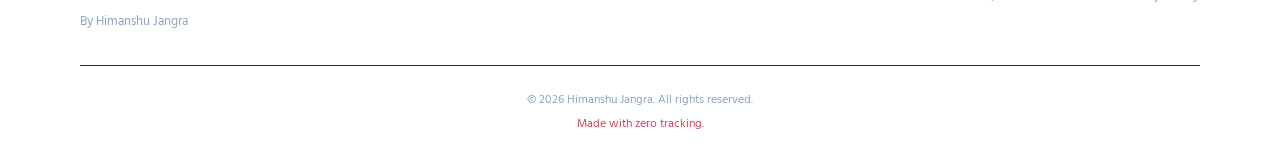
<file: privacy.html>
<!DOCTYPE html>
<html lang="en">
<head>
  <meta charset="UTF-8">
  <meta name="viewport" content="width=device-width, initial-scale=1.0">
  <title>Privacy Policy | Digital Privacy is a Myth*</title>
  <meta name="description" content="Privacy policy for digitalprivacyisamyth.com. Zero cookies. Zero tracking. Zero nonsense.">
  <meta property="og:title" content="Privacy Policy | Digital Privacy is a Myth*">
  <meta property="og:url" content="https://privacymyth.himanshujangra.in/privacy.html">
  <meta name="twitter:card" content="summary">
  <link rel="icon" type="image/x-icon" href="favicon.png">
  <link rel="canonical" href="https://privacymyth.himanshujangra.in/privacy.html">
  <link rel="stylesheet" href="styles.css">
</head>
<body>
  <div id="page-loader"><div class="lock-icon"><div class="lock-shackle"></div><div class="lock-body"></div></div><p class="loader-text">Initializing secure connection...</p><div class="loader-progress"><div class="loader-progress-bar"></div></div><p class="loader-percent">0%</p></div>

  <nav class="navbar"><div class="container nav-inner">
    <a href="index.html" class="nav-logo"><span>Digital Privacy</span> is a Myth*</a>
    <button id="nav-toggle" aria-label="Toggle navigation" aria-expanded="false"><span></span><span></span><span></span></button>
    <ul id="nav-menu">
      <li><a href="index.html">Home</a></li>
      <li><a href="read.html">Read</a></li>
      <li><a href="quiz.html">Quiz</a></li>
      <li><a href="feedback.html">Feedback</a></li>
    </ul>
  </div></nav>

  <section style="padding-top:6rem">
    <div class="container prose">
      <p class="section-label">Legal</p>
      <h1 class="section-title">Privacy Policy</h1>
      <p style="color:var(--text-secondary);margin-bottom:2rem">Last updated: May 2026. A book about digital privacy should practice what it preaches.</p>

      <h2>What We Collect (and Why)</h2>
      <p>If you <strong>voluntarily submit</strong> the download form or feedback form, you may provide: your name, email address, and phone/WhatsApp number. This information is used solely to read your feedback and, if requested, to notify you about the audiobook launch. It is <strong>never sold, never shared, and never used for marketing.</strong></p>
      <p>If you <strong>join the audiobook waitlist</strong>, we collect your email address only. It will be used exclusively to notify you when the audiobook launches nothing else.</p>
      <p>When you <strong>download the free PDF</strong>, we log the download event whether you submitted the form or skipped it. This log records only the download method (form or skip) and a timestamp. <strong>No personal information is attached</strong> unless you voluntarily provided it via the form. This helps us understand how many readers are downloading the book, nothing more.</p>

      <h2>What We Do NOT Collect</h2>
      <ul>
        <li>We use <strong>no cookies,</strong> not even "necessary" ones.</li>
        <li>We use <strong>no analytics scripts,</strong> no Google Analytics, no Meta Pixel, no Plausible, no Fathom, nothing.</li>
        <li>We <strong>log no IP addresses.</strong></li>
        <li>We do <strong>not use third-party advertising networks.</strong></li>
        <li>We do <strong>not fingerprint your browser.</strong></li>
        <li>There are <strong>no tracking pixels</strong> anywhere on this site.</li>
      </ul>

      <h2>Your Rights</h2>
      <p>You can request <strong>deletion of your data</strong> at any time by emailing <a href="mailto:jangrahimanshu@protonmail.com">jangrahimanshu@protonmail.com</a>. We will comply promptly because that's how it should work.</p>

      <h2>Contact</h2>
      <p>For any privacy-related questions, reach out to:<br><a href="mailto:jangrahimanshu@protonmail.com">jangrahimanshu@protonmail.com</a></p>
    </div>
  </section>

  <footer class="footer"><div class="container"><div class="footer-inner"><div class="footer-brand"><h3>Digital Privacy is a Myth*</h3><p>By Himanshu Jangra</p></div><div class="footer-links"><a href="index.html">Home</a><a href="read.html">Read</a><a href="quiz.html">Quiz</a><a href="feedback.html">Feedback</a><a href="privacy.html">Privacy Policy</a></div></div><div class="footer-bottom">© 2026 Himanshu Jangra. All rights reserved.<span class="zero-track">Made with zero tracking.</span></div></div></footer>
  <div id="cookie-banner"><span>🔒 Zero cookies. Zero tracking. Your data stays yours.</span><button id="cookie-dismiss" class="btn btn-primary btn-sm">Got it</button></div>

  <script src="shared.js"></script>
</body>
</html>
</file>
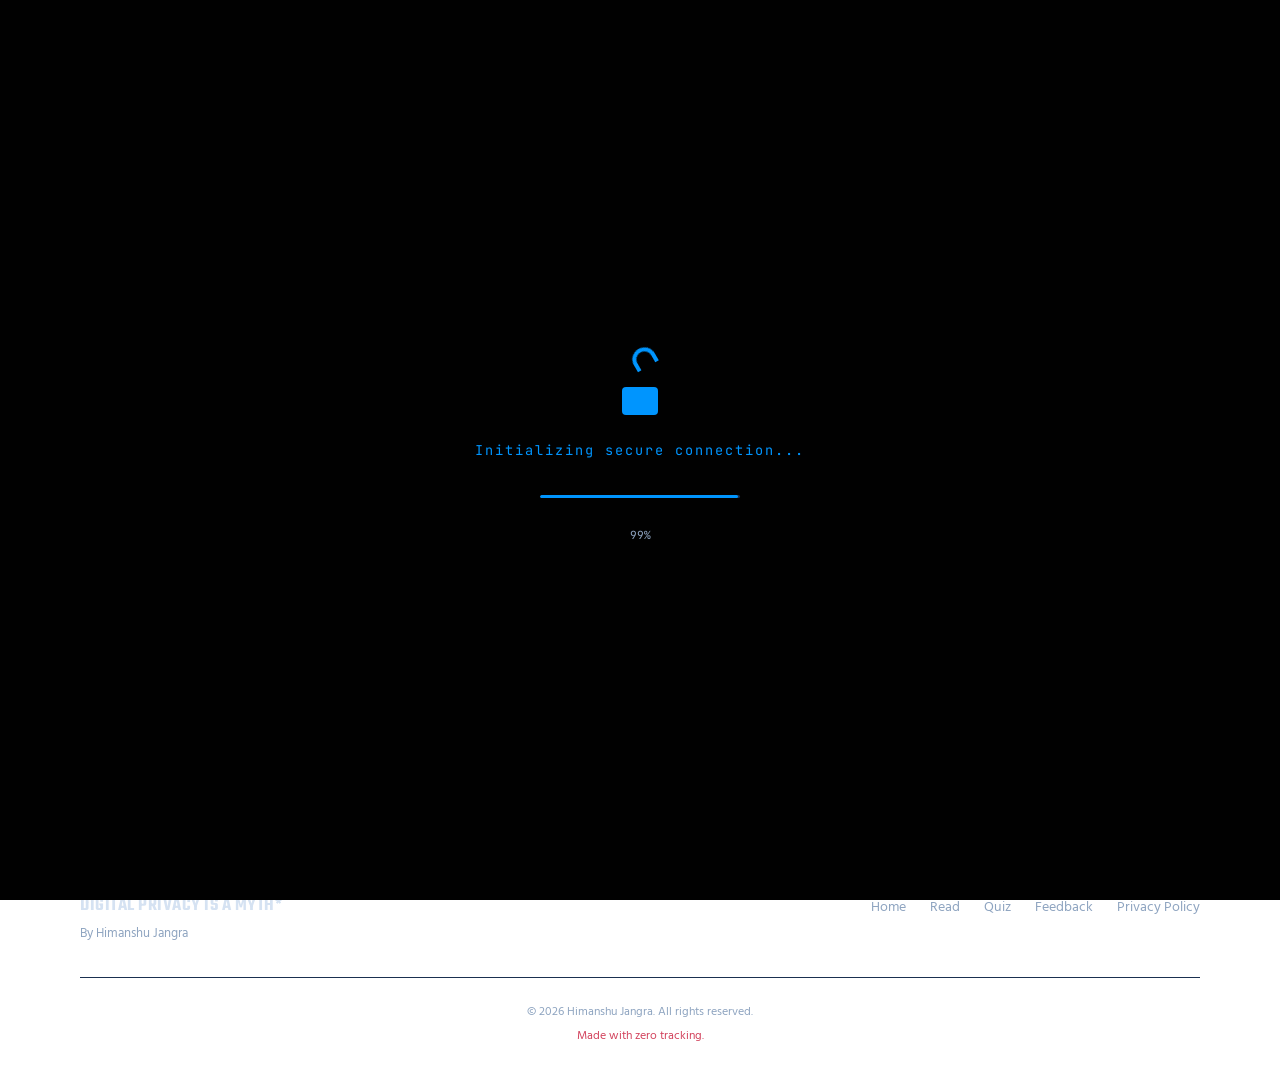
<file: quiz.html>
<!DOCTYPE html>
<html lang="en">
<head>
  <meta charset="UTF-8">
  <meta name="viewport" content="width=device-width, initial-scale=1.0">
  <title>Privacy Quiz | How Exposed Are You? | Digital Privacy is a Myth*</title>
  <meta name="description" content="Test your digital privacy knowledge with 5 questions. Get your privacy persona and shareable scorecard. No tracking, of course.">
  <meta property="og:title" content="How Exposed Are You? | Privacy Quiz">
  <meta property="og:description" content="5 questions. Real answers. No tracking. Test your digital privacy IQ.">
  <meta property="og:image" content="OG_image.jpeg">
  <meta property="og:url" content="privacymyth.himanshujangra.in/quiz.html">
  <meta name="twitter:card" content="summary_large_image">
  <link rel="icon" type="image/x-icon" href="favicon.png">
  <link rel="canonical" href="https://privacymyth.himanshujangra.in/quiz.html">
  <link rel="stylesheet" href="styles.css">
</head>
<body>
  <div id="page-loader"><div class="lock-icon"><div class="lock-shackle"></div><div class="lock-body"></div></div><p class="loader-text">Initializing secure connection...</p><div class="loader-progress"><div class="loader-progress-bar"></div></div><p class="loader-percent">0%</p></div>

  <nav class="navbar"><div class="container nav-inner">
    <a href="index.html" class="nav-logo"><span>Digital Privacy</span> is a Myth*</a>
    <button id="nav-toggle" aria-label="Toggle navigation" aria-expanded="false"><span></span><span></span><span></span></button>
    <ul id="nav-menu">
      <li><a href="index.html">Home</a></li>
      <li><a href="read.html">Read</a></li>
      <li><a href="quiz.html" class="active">Quiz</a></li>
      <li><a href="feedback.html">Feedback</a></li>
    </ul>
  </div></nav>

  <section style="padding-top:6rem;min-height:80vh;display:flex;align-items:center">
    <div class="container quiz-container">

      <!-- LANDING -->
      <div id="quiz-landing" style="text-align:center">
        <p class="section-label" style="justify-content:center">Privacy Quiz</p>
        <h1 style="margin-bottom:.5rem">How Exposed <span style="color:var(--accent)">Are You?</span></h1>
        <p style="color:var(--text-secondary);margin-bottom:2.5rem" class="mono">5 questions. Real answers. No tracking.</p>
        <button class="btn btn-primary" onclick="startQuiz()" id="start-quiz-btn">🔒 Start Quiz</button>
      </div>

      <!-- QUESTION -->
      <div id="quiz-question" style="display:none">
        <div class="quiz-progress"><div class="quiz-progress-dot"></div><div class="quiz-progress-dot"></div><div class="quiz-progress-dot"></div><div class="quiz-progress-dot"></div><div class="quiz-progress-dot"></div></div>
        <p id="q-counter" class="mono" style="color:var(--text-secondary);font-size:.85rem;margin-bottom:1rem"></p>
        <h2 id="q-text" style="font-size:clamp(1.2rem,3vw,1.6rem);text-transform:none;font-family:'Hind Madurai',sans-serif;font-weight:600;margin-bottom:1.5rem;line-height:1.5"></h2>
        <div id="q-options"></div>
        <div id="q-explanation" class="quiz-explanation" style="display:none"><p id="q-explanation-text" style="color:var(--text-secondary);font-size:.9rem"></p></div>
        <button id="q-next" class="btn btn-primary" style="display:none;margin-top:1.5rem" onclick="nextQuestion()">Next Question →</button>
      </div>

      <!-- RESULTS -->
      <div id="quiz-result" style="display:none" class="quiz-result">
        <p class="section-label" style="justify-content:center">Your Result</p>
        <div id="result-emoji" class="quiz-persona"></div>
        <h2 id="result-name" style="margin-bottom:.25rem"></h2>
        <p id="result-score" class="quiz-score"></p>
        <p id="result-verdict" class="quiz-verdict"></p>

        <div class="scorecard-wrapper"><canvas id="scorecard"></canvas></div>

        <div class="share-buttons">
          <button class="btn btn-primary" onclick="saveScoreCard()">💾 Save Image</button>
          <button class="btn btn-secondary" id="share-btn" onclick="shareScoreCard()">📤 Share</button>
        </div>

        <div class="cta-banner" style="margin-top:2rem">
          <p style="font-style:italic">Want to understand every answer? Read the book, it's free.</p>
          <a href="download.html" class="btn btn-primary">Download PDF</a>
        </div>

        <button class="btn btn-ghost" onclick="retakeQuiz()" style="margin-top:1rem">↻ Retake Quiz</button>
      </div>

    </div>
  </section>

  <footer class="footer"><div class="container"><div class="footer-inner"><div class="footer-brand"><h3>Digital Privacy is a Myth*</h3><p>By Himanshu Jangra</p></div><div class="footer-links"><a href="index.html">Home</a><a href="read.html">Read</a><a href="quiz.html">Quiz</a><a href="feedback.html">Feedback</a><a href="privacy.html">Privacy Policy</a></div></div><div class="footer-bottom">© 2026 Himanshu Jangra. All rights reserved.<span class="zero-track">Made with zero tracking.</span></div></div></footer>
  <div id="cookie-banner"><span>🔒 Zero cookies. Zero tracking. Your data stays yours.</span><button id="cookie-dismiss" class="btn btn-primary btn-sm">Got it</button></div>

  <script src="shared.js"></script>
  <script src="quiz.js"></script>
</body>
</html>
</file>
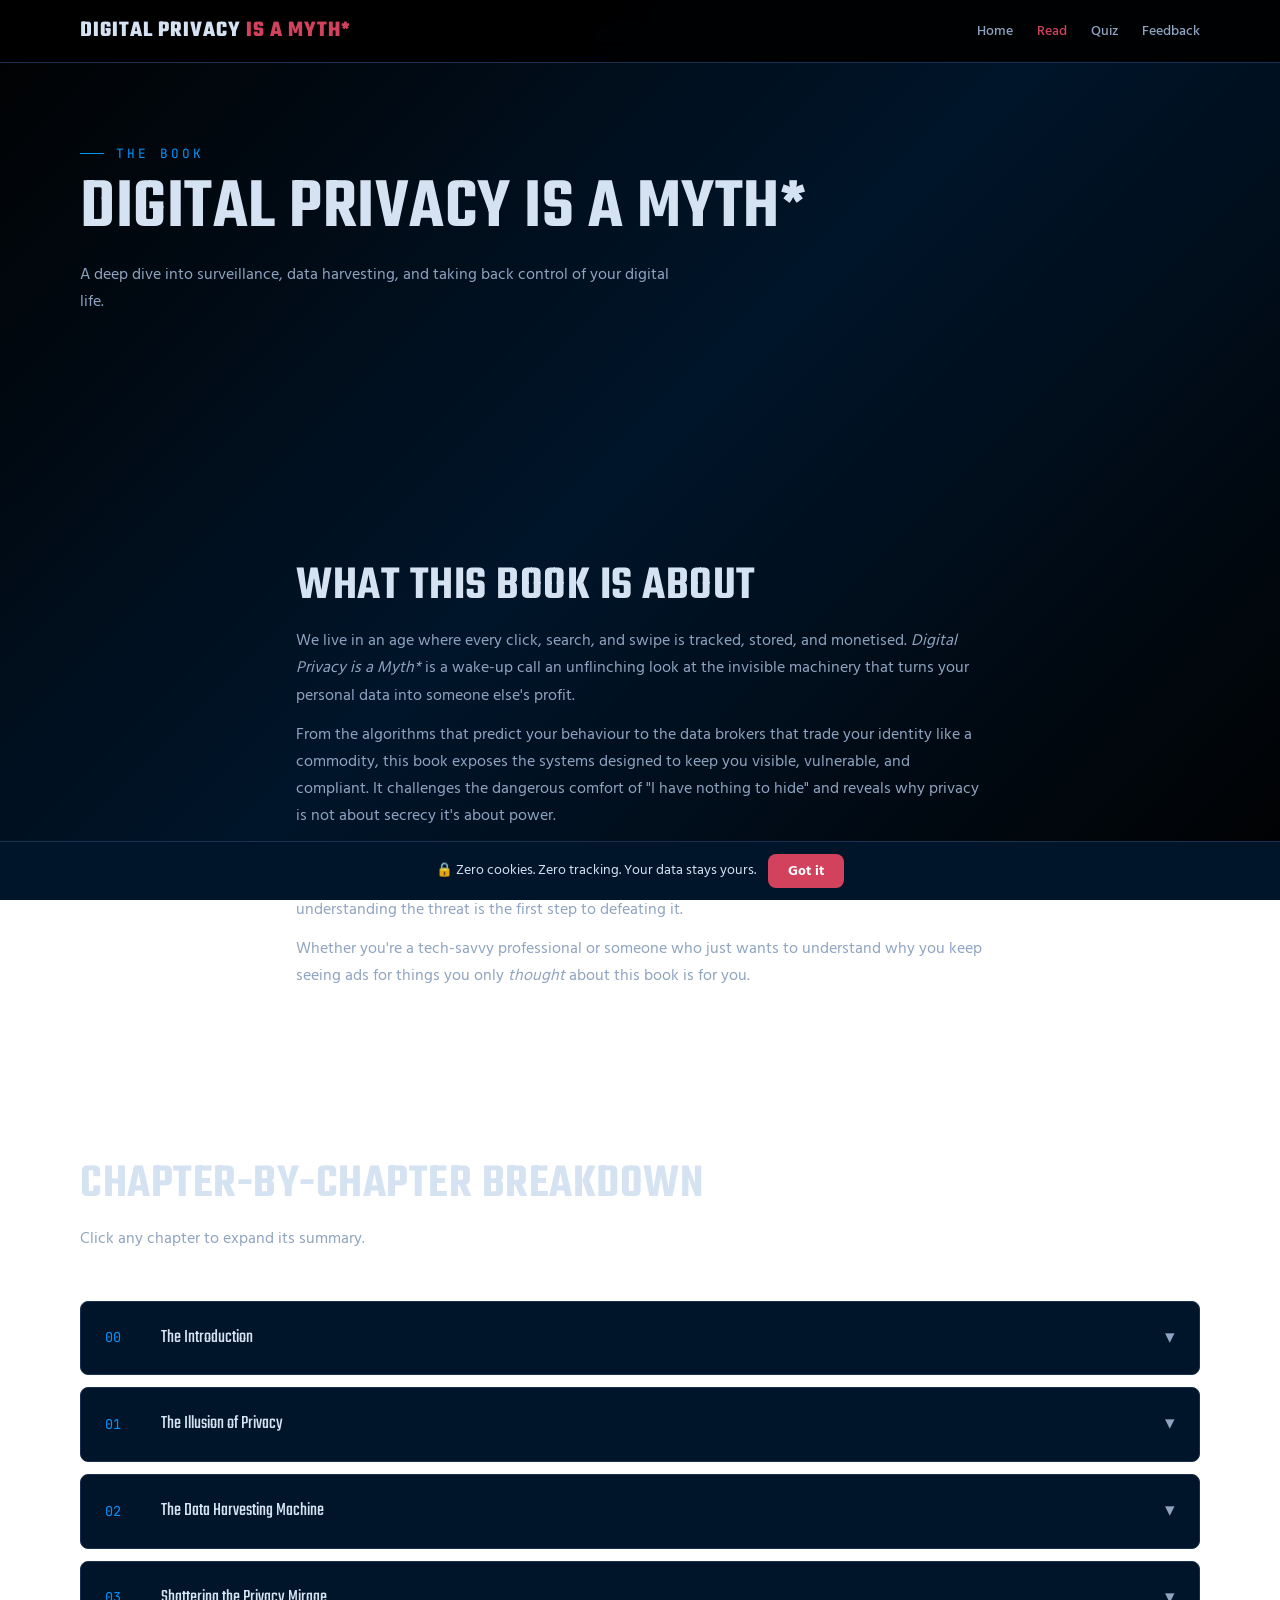
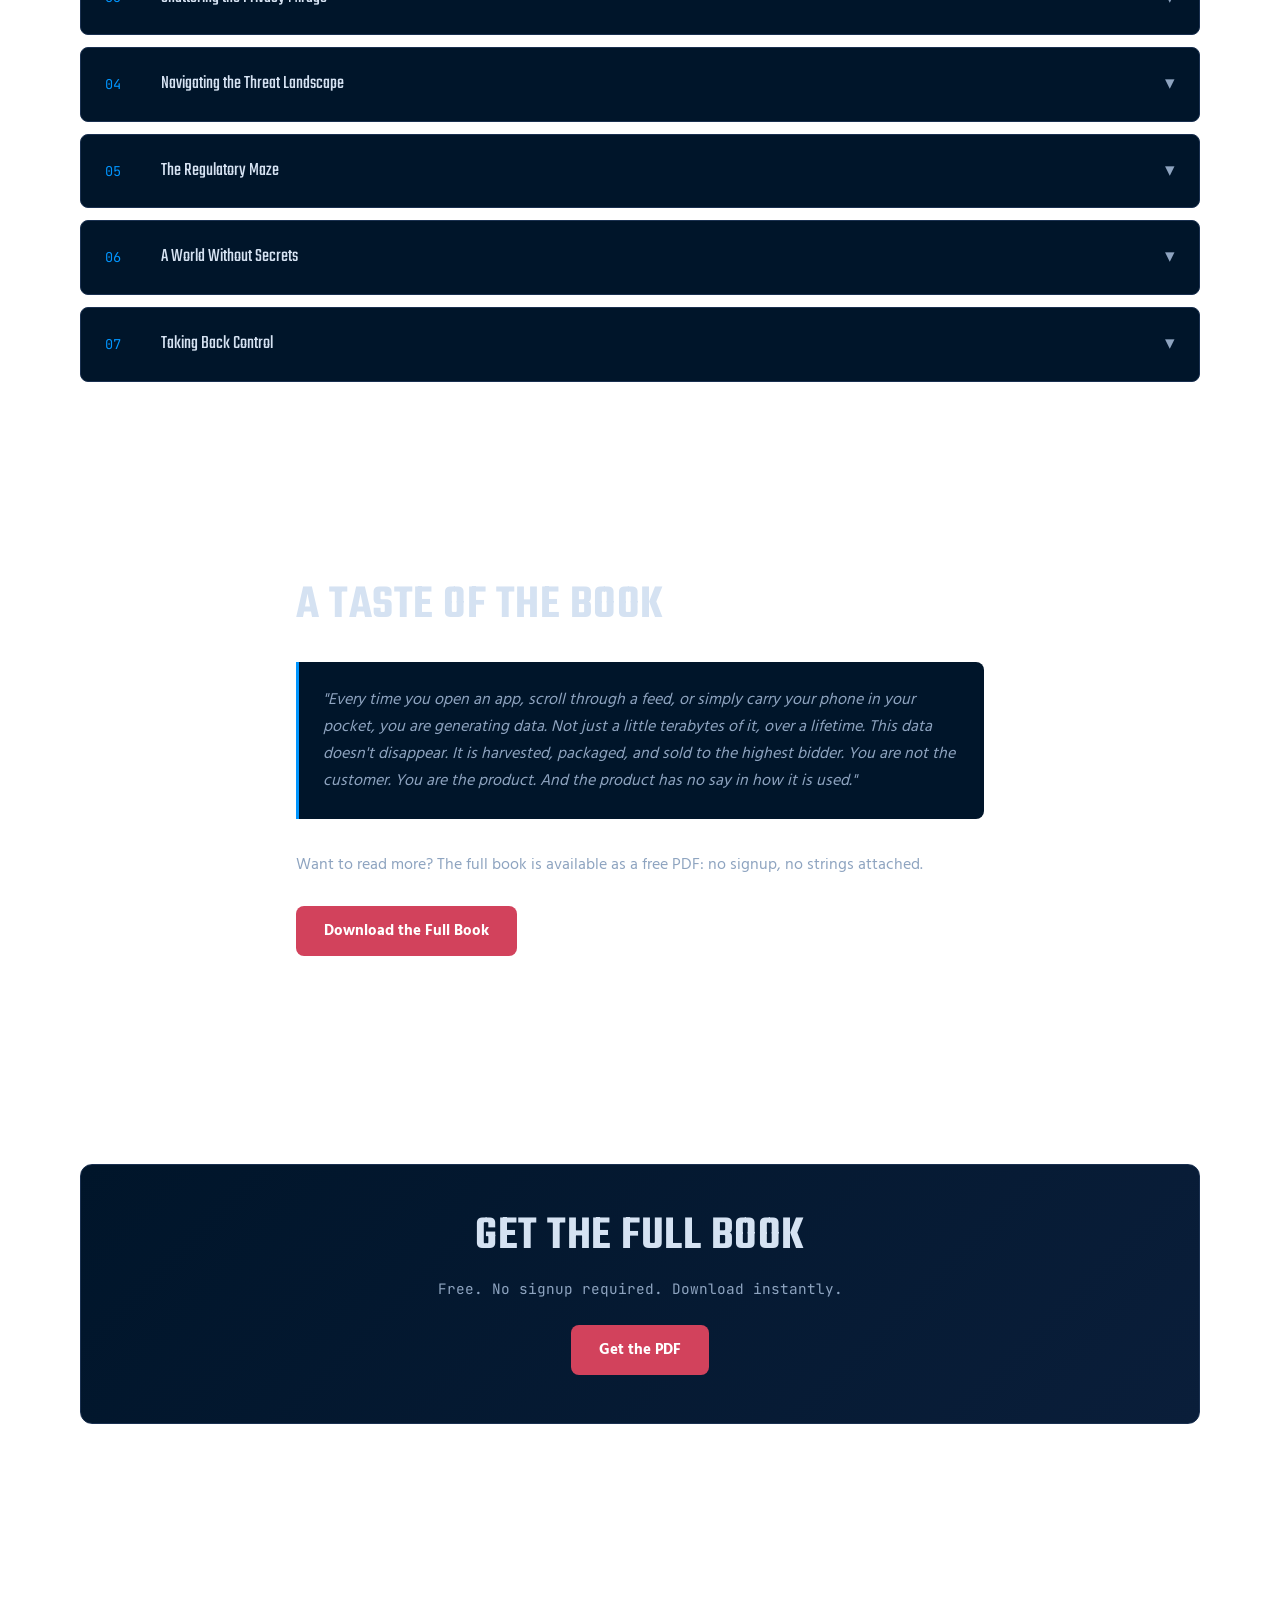
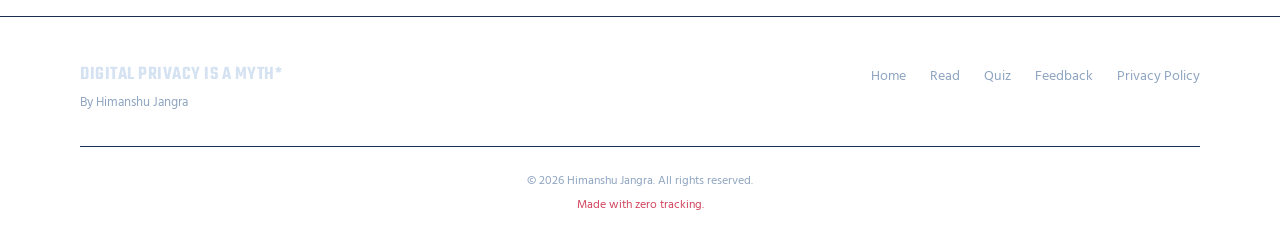
<file: read.html>
<!DOCTYPE html>
<html lang="en">

<head>
  <meta charset="UTF-8">
  <meta name="viewport" content="width=device-width, initial-scale=1.0">
  <title>Read | Digital Privacy is a Myth*</title>
  <meta name="description"
    content="Explore the book's core argument, chapter-by-chapter breakdown, and a sample excerpt. Download the full book free.">
  <meta property="og:title" content="Read | Digital Privacy is a Myth*">
  <meta property="og:description" content="Explore the book's thesis, chapter breakdowns, and a sample excerpt.">
  <meta property="og:image" content="OG_image.jpeg">
  <meta property="og:url" content="https://privacymyth.himanshujangra.in/read.html">
  <meta name="twitter:card" content="OG_image.jpeg">
  <link rel="icon" type="image/x-icon" href="favicon.png">
  <link rel="canonical" href="https://privacymyth.himanshujangra.in/read.html">
  <link rel="stylesheet" href="styles.css">
</head>

<body>
  <div id="page-loader">
    <div class="lock-icon">
      <div class="lock-shackle"></div>
      <div class="lock-body"></div>
    </div>
    <p class="loader-text">Initializing secure connection...</p>
    <div class="loader-progress">
      <div class="loader-progress-bar"></div>
    </div>
    <p class="loader-percent">0%</p>
  </div>

  <nav class="navbar">
    <div class="container nav-inner">
      <a href="index.html" class="nav-logo"><span>Digital Privacy</span> is a Myth*</a>
      <button id="nav-toggle" aria-label="Toggle navigation"
        aria-expanded="false"><span></span><span></span><span></span></button>
      <ul id="nav-menu">
        <li><a href="index.html">Home</a></li>
        <li><a href="read.html" class="active">Read</a></li>
        <li><a href="quiz.html">Quiz</a></li>
        <li><a href="feedback.html">Feedback</a></li>
      </ul>
    </div>
  </nav>

  <section style="padding-top:5rem">
    <div class="container">
      <p class="section-label">The Book</p>
      <h1 class="section-title">Digital Privacy is a Myth*</h1>
      <p class="section-subtitle">A deep dive into surveillance, data harvesting, and taking back control of your
        digital life.</p>
    </div>
  </section>

  <!-- BOOK SUMMARY -->
  <section id="summary">
    <div class="container prose">
      <h2>What This Book Is About</h2>
      <p>We live in an age where every click, search, and swipe is tracked, stored, and monetised. <em>Digital Privacy
          is a Myth*</em> is a wake-up call an unflinching look at the invisible machinery that turns your personal data
        into someone else's profit.</p>
      <p>From the algorithms that predict your behaviour to the data brokers that trade your identity like a commodity,
        this book exposes the systems designed to keep you visible, vulnerable, and compliant. It challenges the
        dangerous comfort of "I have nothing to hide" and reveals why privacy is not about secrecy it's about power.</p>
      <p>But this isn't just a book about problems. It's a manual for resistance. The final chapters arm you with
        practical tools, habits, and knowledge to claw back your digital autonomy because understanding the threat is
        the first step to defeating it.</p>
      <p>Whether you're a tech-savvy professional or someone who just wants to understand why you keep seeing ads for
        things you only <em>thought</em> about this book is for you.</p>
    </div>
  </section>

  <!-- CHAPTER BREAKDOWN -->
  <section id="chapters">
    <div class="container">
      <h2 class="section-title">Chapter-by-Chapter Breakdown</h2>
      <p class="section-subtitle">Click any chapter to expand its summary.</p>
      <div class="chapter-list">
        <div class="chapter-item">
          <div class="chapter-header"><span class="chapter-num mono">00</span><span class="chapter-title">The
              Introduction</span><span class="chapter-arrow">▾</span></div>
          <div class="chapter-body">
            <div class="chapter-body-inner">This chapter confronts you with an uncomfortable truth: digital privacy, as
              most people understand it, no longer exists. It traces how the internet evolved from a decentralised
              utopia into a surveillance infrastructure, and establishes the book's central thesis that reclaiming
              privacy requires first understanding how it was taken from us. From the telegraph to TikTok, the erosion
              has been steady and deliberate.</div>
          </div>
        </div>
        <div class="chapter-item">
          <div class="chapter-header"><span class="chapter-num mono">01</span><span class="chapter-title">The Illusion
              of Privacy</span><span class="chapter-arrow">▾</span></div>
          <div class="chapter-body">
            <div class="chapter-body-inner">"I have nothing to hide, so I don't need to worry about privacy." This
              pervasive myth dangerously equates privacy with secrecy. Privacy isn't about hiding something it's about
              control. This chapter dismantles the Privacy Paradox: the baffling gap between people's stated desire for
              privacy and their actual online behaviour. It explores how terms of service, default settings, and UI
              design create a false sense of security, and why even Google Street View sparked a global reckoning.</div>
          </div>
        </div>
        <div class="chapter-item">
          <div class="chapter-header"><span class="chapter-num mono">02</span><span class="chapter-title">The Data
              Harvesting Machine</span><span class="chapter-arrow">▾</span></div>
          <div class="chapter-body">
            <div class="chapter-body-inner">A deep dive into the mechanics of mass data collection cookies, browser
              fingerprinting, device IDs, and the invisible trackers embedded in every app you use. Meet the data
              brokers: companies whose entire business model is packaging your behavioural profile and selling it to the
              highest bidder. From the 2017 Equifax breach that exposed 147 million people to the silent machinery of
              surveillance capitalism, this chapter reveals the one-way mirror you've been living behind.</div>
          </div>
        </div>
        <div class="chapter-item">
          <div class="chapter-header"><span class="chapter-num mono">03</span><span class="chapter-title">Shattering the
              Privacy Mirage</span><span class="chapter-arrow">▾</span></div>
          <div class="chapter-body">
            <div class="chapter-body-inner">Your "browser fingerprint" is a unique profile created from your browser,
              OS, plugins, and settings tracking you across websites even without cookies. This chapter puts popular
              privacy tools under the microscope. Are VPNs truly private? Does incognito mode actually hide anything? It
              separates marketing promises from technical reality and reveals why most "privacy solutions" offer far
              less protection than they claim.</div>
          </div>
        </div>
        <div class="chapter-item">
          <div class="chapter-header"><span class="chapter-num mono">04</span><span class="chapter-title">Navigating the
              Threat Landscape</span><span class="chapter-arrow">▾</span></div>
          <div class="chapter-body">
            <div class="chapter-body-inner">From the first computer virus ("Creeper", 1971) to today's state-sponsored
              zero-day exploits, the threat landscape has evolved dramatically. This chapter maps out modern threats —
              phishing, social engineering, ransomware, SIM-swapping, and supply chain attacks and explains why even
              tech-literate users are not immune. It's a field guide to the digital dangers lurking in your inbox, your
              apps, and your connected devices.</div>
          </div>
        </div>
        <div class="chapter-item">
          <div class="chapter-header"><span class="chapter-num mono">05</span><span class="chapter-title">The Regulatory
              Maze</span><span class="chapter-arrow">▾</span></div>
          <div class="chapter-body">
            <div class="chapter-body-inner">Under GDPR, companies can be fined up to €20 million or 4% of their annual
              global turnover yet breaches continue. This chapter navigates the complex web of privacy legislation:
              GDPR, CCPA, India's DPDPA, and more. It explains what these laws actually protect, what they don't, and
              why regulation alone cannot solve the privacy crisis. The conclusion? Laws are a starting point, not a
              solution.</div>
          </div>
        </div>
        <div class="chapter-item">
          <div class="chapter-header"><span class="chapter-num mono">06</span><span class="chapter-title">A World
              Without Secrets</span><span class="chapter-arrow">▾</span></div>
          <div class="chapter-body">
            <div class="chapter-body-inner">What happens when privacy disappears entirely? From social credit systems
              and predictive policing to brain-computer interfaces that can read neural signals this chapter paints a
              picture of a fully surveilled society. It examines the chilling effect on free speech, creativity, and
              dissent, drawing from real-world examples where the future of privacy isn't a dystopian novel — it's
              already happening.</div>
          </div>
        </div>
        <div class="chapter-item">
          <div class="chapter-header"><span class="chapter-num mono">07</span><span class="chapter-title">Taking Back
              Control</span><span class="chapter-arrow">▾</span></div>
          <div class="chapter-body">
            <div class="chapter-body-inner">The actionable conclusion. This chapter provides a practical privacy toolkit
              from browser configurations and encrypted communications to digital hygiene habits and privacy-respecting
              alternatives for every app you use. It covers 2FA, password managers, VPN best practices, and secure
              messaging. It ends with a call to action: privacy is a collective fight, not just a personal one. Your
              choices today shape the digital world of tomorrow.</div>
          </div>
        </div>
      </div>
    </div>
  </section>

  <!-- SAMPLE EXCERPT -->
  <section id="excerpt">
    <div class="container prose">
      <h2>A Taste of the Book</h2>
      <blockquote>
        "Every time you open an app, scroll through a feed, or simply carry your phone in your pocket, you are
        generating data. Not just a little terabytes of it, over a lifetime. This data doesn't disappear. It is
        harvested, packaged, and sold to the highest bidder. You are not the customer. You are the product. And the
        product has no say in how it is used."
      </blockquote>
      <p style="margin-top:1.5rem">Want to read more? The full book is available as a free PDF: no signup, no strings
        attached.</p>
      <a href="download.html" class="btn btn-rose" style="margin-top:1rem">Download the Full Book</a>
    </div>
  </section>

  <!-- CTA BANNER -->
  <section>
    <div class="container">
      <div class="cta-banner">
        <h2 class="section-title">Get the Full Book</h2>
        <p>Free. No signup required. Download instantly.</p>
        <a href="download.html" class="btn btn-rose">Get the PDF</a>
      </div>
    </div>
  </section>

  <footer class="footer">
    <div class="container">
      <div class="footer-inner">
        <div class="footer-brand">
          <h3>Digital Privacy is a Myth*</h3>
          <p>By Himanshu Jangra</p>
        </div>
        <div class="footer-links"><a href="index.html">Home</a><a href="read.html">Read</a><a
            href="quiz.html">Quiz</a><a href="feedback.html">Feedback</a><a href="privacy.html">Privacy Policy</a></div>
      </div>
      <div class="footer-bottom">© 2026 Himanshu Jangra. All rights reserved.<span class="zero-track">Made with zero
          tracking.</span></div>
    </div>
  </footer>
  <div id="cookie-banner"><span>🔒 Zero cookies. Zero tracking. Your data stays yours.</span><button id="cookie-dismiss"
      class="btn btn-primary btn-sm">Got it</button></div>

  <script src="shared.js"></script>
  <script>
    document.querySelectorAll('.chapter-header').forEach(header => {
      header.addEventListener('click', () => {
        const item = header.parentElement;
        const body = item.querySelector('.chapter-body');
        const inner = item.querySelector('.chapter-body-inner');
        item.classList.toggle('open');
        body.style.maxHeight = item.classList.contains('open') ? inner.scrollHeight + 'px' : '0';
      });
    });
  </script>
</body>

</html>
</file>
<file: styles.css>
/* ===== Digital Privacy is a Myth* — Design System ===== */
@import url('https://fonts.googleapis.com/css2?family=Hind+Madurai:wght@400;500;600;700&family=JetBrains+Mono:wght@400;500&family=Teko:wght@400;500;600;700&display=swap');

:root {
  --bg-primary: #010101;
  --bg-secondary: #00152A;
  --bg-elevated: #0a1e3a;
  --text-primary: #D5E2F2;
  --text-secondary: #8ea4c0;
  --accent: #0095FE;
  --accent-dim: #2CCA61;
  --rose: #d2425c;
  --rose-dim: #892a3c;
  --gradient-dark: linear-gradient(135deg, #010101, #00152A, #010101);
  --gradient-light: linear-gradient(135deg, #D5E2F2, #CCDBF4);
  --danger: #fb2d2d;
  --border: #1a3050;
  --radius: 8px;
  --transition: 0.3s ease;
}

*,
*::before,
*::after {
  box-sizing: border-box;
  margin: 0;
  padding: 0
}

html {
  scroll-behavior: smooth;
  font-size: 16px;
  overflow-x: hidden
}

body {
  font-family: 'Hind Madurai', sans-serif;
  background: var(--gradient-dark);
  background-attachment: fixed;
  color: var(--text-primary);
  line-height: 1.7;
  overflow-x: hidden;
  -webkit-font-smoothing: antialiased
}

h1,
h2,
h3,
h4,
h5,
h6 {
  font-family: 'Teko', sans-serif;
  font-weight: 600;
  line-height: 1.0;
  letter-spacing: .5px;
  text-transform: uppercase
}

h1 {
  font-size: clamp(2.2rem, 6vw, 4.5rem)
}

h2 {
  font-size: clamp(1.8rem, 4vw, 3rem)
}

h3 {
  font-size: clamp(1.3rem, 3vw, 2rem)
}

a {
  color: var(--accent);
  text-decoration: none;
  transition: color var(--transition)
}

a:hover {
  color: var(--accent-dim)
}

img {
  max-width: 100%;
  height: auto;
  display: block
}

.container {
  width: 90%;
  max-width: 1200px;
  margin: 0 auto;
  padding: 0 1rem
}

.mono {
  font-family: 'JetBrains Mono', monospace
}

/* ===== LOADER ===== */
#page-loader {
  position: fixed;
  top: 0;
  left: 0;
  right: 0;
  bottom: 0;
  z-index: 9999;
  background: var(--bg-primary);
  display: flex;
  flex-direction: column;
  align-items: center;
  justify-content: center;
  gap: 1.5rem
}

#page-loader.fade-out {
  animation: loaderFade .5s ease forwards
}

@keyframes loaderFade {
  to {
    opacity: 0;
    visibility: hidden
  }
}

.lock-icon {
  width: 60px;
  height: 60px;
  position: relative
}

.lock-body {
  width: 36px;
  height: 28px;
  background: var(--accent);
  border-radius: 4px;
  position: absolute;
  bottom: 0;
  left: 50%;
  transform: translateX(-50%);
  animation: lockPulse 1.8s ease infinite
}

.lock-shackle {
  width: 24px;
  height: 20px;
  border: 4px solid var(--accent);
  border-bottom: none;
  border-radius: 12px 12px 0 0;
  position: absolute;
  top: 0;
  left: 50%;
  transform: translateX(-50%);
  animation: shackleUnlock 1.8s ease forwards
}

@keyframes lockPulse {

  0%,
  100% {
    opacity: 1
  }

  50% {
    opacity: .6
  }
}

@keyframes shackleUnlock {

  0%,
  60% {
    transform: translateX(-50%) rotate(0)
  }

  80%,
  100% {
    transform: translateX(-50%) rotate(-30deg);
    transform-origin: left top
  }
}

.loader-text {
  font-family: 'JetBrains Mono', monospace;
  font-size: .85rem;
  color: var(--accent);
  letter-spacing: 2px
}

.loader-progress {
  width: 200px;
  height: 3px;
  background: var(--border);
  border-radius: 2px;
  overflow: hidden;
  margin-top: .5rem
}

.loader-progress-bar {
  height: 100%;
  width: 0;
  background: var(--accent);
  border-radius: 2px;
  transition: width .1s linear
}

.loader-percent {
  font-family: 'JetBrains Mono', monospace;
  font-size: .7rem;
  color: var(--text-secondary);
  margin-top: .25rem
}

/* ===== NAV ===== */
.navbar {
  position: sticky;
  top: 0;
  z-index: 1000;
  background: rgba(1, 1, 1, .92);
  -webkit-backdrop-filter: blur(12px);
  backdrop-filter: blur(12px);
  border-bottom: 1px solid var(--border);
  padding: .75rem 0
}

.nav-inner {
  display: flex;
  align-items: center;
  justify-content: space-between
}

.nav-logo {
  font-family: 'Teko', sans-serif;
  font-size: 1.4rem;
  font-weight: 700;
  color: var(--rose);
  text-transform: uppercase;
  letter-spacing: 1px
}

.nav-logo span {
  color: var(--text-primary)
}

#nav-menu {
  display: flex;
  gap: 1.5rem;
  list-style: none;
  align-items: center
}

#nav-menu a {
  color: var(--text-secondary);
  font-size: .9rem;
  font-weight: 500;
  transition: color var(--transition);
  position: relative
}

#nav-menu a:hover,
#nav-menu a.active {
  color: var(--rose)
}

#nav-menu a::after {
  content: '';
  position: absolute;
  bottom: -4px;
  left: 0;
  width: 0;
  height: 2px;
  background: var(--rose);
  transition: width var(--transition)
}

#nav-menu a:hover::after {
  width: 100%
}

#nav-toggle {
  display: none;
  flex-direction: column;
  gap: 5px;
  cursor: pointer;
  padding: 4px;
  background: none;
  border: none;
  z-index: 1001
}

#nav-toggle span {
  width: 24px;
  height: 2px;
  background: var(--text-primary);
  transition: var(--transition)
}

#nav-toggle.open span:nth-child(1) {
  transform: rotate(45deg) translate(5px, 5px)
}

#nav-toggle.open span:nth-child(2) {
  opacity: 0
}

#nav-toggle.open span:nth-child(3) {
  transform: rotate(-45deg) translate(5px, -5px)
}

/* ===== COOKIE BANNER ===== */
#cookie-banner {
  position: fixed;
  bottom: 0;
  left: 0;
  right: 0;
  z-index: 2000;
  background: var(--bg-secondary);
  border-top: 1px solid var(--border);
  padding: .75rem 1rem;
  display: flex;
  align-items: center;
  justify-content: center;
  gap: .75rem;
  font-size: .85rem;
  transition: transform .4s ease
}

#cookie-banner.hidden {
  transform: translateY(100%);
  pointer-events: none
}

#cookie-banner span {
  white-space: nowrap;
  overflow: hidden;
  text-overflow: ellipsis
}

/* ===== BUTTONS ===== */
.btn {
  display: inline-flex;
  align-items: center;
  justify-content: center;
  text-align: center;
  gap: .5rem;
  padding: .75rem 1.75rem;
  border-radius: var(--radius);
  font-family: 'Hind Madurai', sans-serif;
  font-weight: 600;
  font-size: .95rem;
  cursor: pointer;
  transition: all var(--transition);
  border: none;
  text-decoration: none
}

.btn-loading {
  pointer-events: none;
  opacity: .7;
  position: relative
}

.btn-loading::after {
  content: '';
  width: 16px;
  height: 16px;
  border: 2px solid currentColor;
  border-top-color: transparent;
  border-radius: 50%;
  animation: btnSpin .6s linear infinite;
  flex-shrink: 0
}

@keyframes btnSpin {
  to {
    transform: rotate(360deg)
  }
}

.btn-primary {
  background: var(--rose);
  color: #ffffff;
  font-weight: 700
}

.btn-primary:hover {
  background: var(--accent-dim);
  color: #010101;
  transform: translateY(-2px);
  box-shadow: 0 4px 20px rgba(229, 245, 209, .25)
}

.btn-secondary {
  background: transparent;
  color: var(--accent);
  border: 1px solid var(--accent)
}

.btn-secondary:hover {
  background: rgba(229, 245, 209, .1);
  transform: translateY(-2px)
}

.btn-rose {
  background: var(--rose);
  color: #fff;
  font-weight: 700
}

.btn-rose:hover {
  background: var(--rose-dim);
  color: #fff;
  transform: translateY(-2px);
  box-shadow: 0 4px 20px rgba(199, 92, 111, .3)
}

.btn-ghost {
  background: transparent;
  color: var(--text-secondary);
  padding: .5rem 1rem
}

.btn-ghost:hover {
  color: var(--accent)
}

.btn-sm {
  padding: .5rem 1.25rem;
  font-size: .85rem
}

/* ===== HERO ===== */
.hero {
  min-height: 80vh;
  display: flex;
  align-items: center;
  position: relative;
  overflow: hidden;
  padding: 4rem 0 4rem
}

#binary-rain {
  position: absolute;
  top: 0;
  left: 0;
  right: 0;
  bottom: 0;
  z-index: 0;
  pointer-events: none;
  opacity: .4
}

.hero-content {
  position: relative;
  z-index: 1;
  display: grid;
  grid-template-columns: 1.1fr .9fr;
  gap: 2rem;
  align-items: center
}

.hero-cover {
  max-width: 280px;
  border-radius: 12px;
  /* box-shadow: 0 20px 60px rgba(204, 219, 244, .12), 0 0 80px rgba(199, 92, 111, .06); */
  animation: coverFloat 4s ease-in-out infinite;
  justify-self: center
}

@keyframes coverFloat {

  0%,
  100% {
    transform: translateY(0)
  }

  50% {
    transform: translateY(-10px)
  }
}

.hero-text h1 {
  margin-bottom: .75rem
}

.hero-text h1 span {
  color: var(--rose)
}

.hero-meta {
  font-family: 'JetBrains Mono', monospace;
  color: var(--text-secondary);
  font-size: .8rem;
  margin-bottom: 1rem
}

.hero-ctas {
  display: flex;
  gap: 1rem;
  flex-wrap: wrap
}

/* ===== SECTIONS ===== */
section {
  padding: 5rem 0
}

.section-label {
  font-family: 'JetBrains Mono', monospace;
  color: var(--accent);
  font-size: .8rem;
  text-transform: uppercase;
  letter-spacing: 3px;
  margin-bottom: .5rem;
  display: flex;
  align-items: center;
  gap: .75rem
}

.section-label::before {
  content: '';
  width: 24px;
  height: 1px;
  background: var(--accent)
}

.section-title {
  margin-bottom: 1rem
}

.section-subtitle {
  color: var(--text-secondary);
  max-width: 600px;
  margin-bottom: 3rem
}

/* ===== CARDS ===== */
.card {
  background: var(--bg-secondary);
  border: 1px solid var(--border);
  border-radius: var(--radius);
  padding: 1.75rem;
  transition: all var(--transition)
}

.card:hover {
  border-color: var(--rose);
  transform: translateY(-4px);
  box-shadow: 0 8px 30px rgba(199, 92, 111, .1)
}

.card-grid {
  display: grid;
  gap: 1.5rem
}

.card-grid-3 {
  grid-template-columns: repeat(3, 1fr)
}

.card-grid-4 {
  grid-template-columns: repeat(4, 1fr)
}

.card-icon {
  font-size: 2rem;
  margin-bottom: 1rem
}

.card h3 {
  margin-bottom: .5rem;
  font-size: 1.3rem
}

.card p {
  color: var(--text-secondary);
  font-size: .9rem
}

/* ===== CHAPTER LIST ===== */
.chapter-list {
  display: flex;
  flex-direction: column;
  gap: .75rem
}

.chapter-item {
  background: var(--bg-secondary);
  border: 1px solid var(--border);
  border-radius: var(--radius);
  overflow: hidden;
  transition: border-color var(--transition)
}

.chapter-item:hover {
  border-color: rgba(0, 255, 157, .3)
}

.chapter-header {
  display: flex;
  align-items: center;
  gap: 1rem;
  padding: 1.25rem 1.5rem;
  cursor: pointer;
  transition: background var(--transition)
}

.chapter-header:hover {
  background: var(--bg-elevated)
}

.chapter-num {
  font-family: 'JetBrains Mono', monospace;
  color: var(--accent);
  font-size: .85rem;
  min-width: 40px
}

.chapter-title {
  font-family: 'Teko', sans-serif;
  font-size: 1.2rem;
  flex: 1
}

.chapter-arrow {
  color: var(--text-secondary);
  transition: transform var(--transition);
  font-size: 1.2rem
}

.chapter-item.open .chapter-arrow {
  transform: rotate(180deg)
}

.chapter-body {
  max-height: 0;
  overflow: hidden;
  transition: max-height .4s ease
}

.chapter-body-inner {
  padding: 0 1.5rem 1.25rem;
  padding-left: calc(1.5rem + 40px + 1rem);
  color: var(--text-secondary);
  font-size: .9rem;
  line-height: 1.8
}

/* ===== AMAZON GRID ===== */
.amazon-grid {
  display: grid;
  grid-template-columns: repeat(auto-fill, minmax(220px, 1fr));
  gap: 1rem
}

.amazon-card {
  display: flex;
  align-items: center;
  gap: 1rem;
  background: var(--bg-secondary);
  border: 1px solid var(--border);
  border-radius: var(--radius);
  padding: 1rem 1.25rem;
  transition: all var(--transition)
}

.amazon-card:hover {
  border-color: var(--accent);
  transform: translateY(-2px);
  box-shadow: 0 4px 20px rgba(0, 255, 157, .06)
}

.amazon-flag {
  font-size: 1.5rem
}

.amazon-info {
  flex: 1
}

.amazon-country {
  font-weight: 600;
  font-size: .95rem
}

.amazon-link {
  font-size: .8rem;
  color: var(--accent)
}

/* ===== FORMS ===== */
.form-group {
  margin-bottom: 1.25rem
}

.form-group label {
  display: block;
  font-size: .85rem;
  color: var(--text-secondary);
  margin-bottom: .4rem;
  font-weight: 500
}

.form-input,
.form-textarea {
  width: 100%;
  padding: .75rem 1rem;
  background: var(--bg-elevated);
  border: 1px solid var(--border);
  border-radius: var(--radius);
  color: var(--text-primary);
  font-family: 'Hind Madurai', sans-serif;
  font-size: .95rem;
  transition: border-color var(--transition)
}

.form-input:focus,
.form-textarea:focus {
  outline: none;
  border-color: var(--accent)
}

.form-textarea {
  resize: vertical;
  min-height: 120px
}

.char-count {
  text-align: right;
  font-size: .75rem;
  color: var(--text-secondary);
  margin-top: .25rem
}

.checkbox-group {
  display: flex;
  align-items: center;
  gap: .75rem;
  cursor: pointer
}

.checkbox-group input[type="checkbox"] {
  accent-color: var(--accent);
  width: 18px;
  height: 18px
}

.form-success {
  background: rgba(0, 255, 157, .08);
  border: 1px solid rgba(0, 255, 157, .2);
  border-radius: var(--radius);
  padding: 1.25rem;
  color: var(--accent);
  text-align: center;
  display: none
}

.form-success.show {
  display: block
}

.inline-form {
  display: flex;
  gap: .75rem
}

.inline-form .form-input {
  flex: 1
}

/* ===== STAR RATING ===== */
.star-rating {
  display: flex;
  gap: .25rem;
  direction: rtl;
  justify-content: flex-end
}

.star-rating input {
  display: none
}

.star-rating label {
  font-size: 1.8rem;
  color: var(--border);
  cursor: pointer;
  transition: color var(--transition)
}

.star-rating input:checked~label,
.star-rating label:hover,
.star-rating label:hover~label {
  color: #ffd700
}

/* ===== TOGGLE ===== */
.toggle-group {
  display: flex;
  gap: 0;
  border: 1px solid var(--border);
  border-radius: var(--radius);
  overflow: hidden;
  width: fit-content;
  margin-top: .5rem
}

.toggle-group input {
  display: none
}

.toggle-group label {
  padding: .6rem 1.5rem;
  cursor: pointer;
  font-size: .9rem;
  transition: all var(--transition);
  color: var(--text-secondary)
}

.toggle-group input:checked+label {
  background: var(--accent);
  color: #010101;
  font-weight: 600
}

/* ===== QUIZ ===== */
.quiz-container {
  max-width: 700px;
  margin: 0 auto
}

.quiz-progress {
  display: flex;
  gap: .5rem;
  margin-bottom: 2rem
}

.quiz-progress-dot {
  flex: 1;
  height: 4px;
  border-radius: 2px;
  background: var(--border);
  transition: background var(--transition)
}

.quiz-progress-dot.active {
  background: var(--accent)
}

.quiz-progress-dot.done {
  background: var(--accent-dim)
}

.quiz-option {
  display: block;
  width: 100%;
  text-align: left;
  padding: 1rem 1.25rem;
  background: var(--bg-secondary);
  border: 1px solid var(--border);
  border-radius: var(--radius);
  color: var(--text-primary);
  font-size: .95rem;
  cursor: pointer;
  transition: all var(--transition);
  margin-bottom: .75rem;
  font-family: 'Hind Madurai', sans-serif
}

.quiz-option:hover:not(.selected) {
  border-color: rgba(0, 255, 157, .4);
  background: var(--bg-elevated)
}

.quiz-option.correct {
  border-color: var(--accent);
  background: rgba(0, 255, 157, .08);
  color: var(--accent)
}

.quiz-option.wrong {
  border-color: var(--danger);
  background: rgba(255, 68, 68, .08);
  color: var(--danger)
}

.quiz-option.disabled {
  pointer-events: none;
  opacity: .6
}

.quiz-explanation {
  background: var(--bg-elevated);
  border-left: 3px solid var(--accent);
  padding: 1.25rem;
  margin-top: 1rem;
  border-radius: 0 var(--radius) var(--radius) 0;
  animation: slideIn .3s ease
}

@keyframes slideIn {
  from {
    opacity: 0;
    transform: translateY(8px)
  }

  to {
    opacity: 1;
    transform: translateY(0)
  }
}

.quiz-result {
  text-align: center;
  padding: 2rem 0
}

.quiz-persona {
  font-size: 3rem;
  margin-bottom: .5rem
}

.quiz-score {
  font-family: 'JetBrains Mono', monospace;
  font-size: 1.5rem;
  color: var(--accent);
  margin-bottom: .5rem
}

.quiz-verdict {
  color: var(--text-secondary);
  font-style: italic;
  max-width: 500px;
  margin: 0 auto 2rem
}

.scorecard-wrapper {
  margin: 2rem auto;
  max-width: 400px
}

.scorecard-wrapper canvas {
  width: 100%;
  border-radius: var(--radius);
  border: 1px solid var(--border)
}

.share-buttons {
  display: flex;
  gap: 1rem;
  justify-content: center;
  margin: 1.5rem 0;
  flex-wrap: wrap
}

/* ===== BLOCKQUOTE ===== */
blockquote {
  border-left: 3px solid var(--accent);
  padding: 1.5rem;
  background: var(--bg-secondary);
  border-radius: 0 var(--radius) var(--radius) 0;
  font-style: italic;
  color: var(--text-secondary);
  margin: 2rem 0
}

/* ===== CTA BANNER ===== */
.cta-banner {
  background: linear-gradient(135deg, var(--bg-secondary), var(--bg-elevated));
  border: 1px solid var(--border);
  border-radius: 12px;
  padding: 3rem;
  text-align: center;
  margin: 3rem 0
}

.cta-banner p {
  color: var(--text-secondary);
  margin-bottom: 1.5rem;
  font-family: 'JetBrains Mono', monospace;
  font-size: .9rem
}

/* ===== ACCENT HIGHLIGHT ===== */
.text-rose {
  color: var(--rose)
}

.text-accent {
  color: var(--accent)
}

.glow-border {
  border-color: var(--rose) !important;
  box-shadow: 0 0 20px rgba(199, 92, 111, .15)
}

/* ===== PRIVACY PAGE ===== */
.prose {
  max-width: 720px;
  margin: 0 auto
}

.prose h2 {
  margin-top: 2.5rem;
  margin-bottom: 1rem
}

.prose h3 {
  margin-top: 1.5rem;
  margin-bottom: .75rem
}

.prose p,
.prose li {
  color: var(--text-secondary);
  margin-bottom: .75rem
}

.prose ul {
  padding-left: 1.5rem
}

.prose strong {
  color: var(--text-primary)
}

/* ===== FOOTER ===== */
.footer {
  border-top: 1px solid var(--border);
  padding: 3rem 0 2rem;
  margin-top: 4rem
}

.footer-inner {
  display: flex;
  justify-content: space-between;
  align-items: flex-start;
  flex-wrap: wrap;
  gap: 2rem
}

.footer-brand {
  max-width: 300px
}

.footer-brand h3 {
  font-size: 1.2rem;
  margin-bottom: .5rem
}

.footer-brand p {
  color: var(--text-secondary);
  font-size: .8rem
}

.footer-links {
  display: flex;
  gap: 1.5rem;
  flex-wrap: wrap
}

.footer-links a {
  color: var(--text-secondary);
  font-size: .85rem;
  transition: color var(--transition)
}

.footer-links a:hover {
  color: var(--accent)
}

.footer-bottom {
  text-align: center;
  margin-top: 2rem;
  padding-top: 1.5rem;
  border-top: 1px solid var(--border);
  font-size: .75rem;
  color: var(--text-secondary)
}

.footer-bottom .zero-track {
  color: var(--rose);
  display: block;
  margin-top: .25rem
}

/* ===== DOWNLOAD PAGE ===== */
.download-hero {
  text-align: center;
  padding: 8rem 0 3rem
}

.download-hero h1 span {
  color: var(--accent)
}

.download-form-wrapper {
  max-width: 520px;
  margin: 0 auto
}

/* ===== RESPONSIVE ===== */
@media(max-width:1024px) {
  .card-grid-3 {
    grid-template-columns: repeat(2, 1fr)
  }

  .card-grid-4 {
    grid-template-columns: repeat(2, 1fr)
  }

  .hero-content {
    gap: 2.5rem
  }
}

@media(max-width:768px) {
  .hero-content {
    grid-template-columns: 1fr;
    text-align: left
  }

  .hero-cover {
    max-width: 240px;
    margin: 0 auto;
    order: 1
  }

  .hero-text {
    order: 0
  }

  .hero-ctas {
    justify-content: flex-start
  }

  .card-grid-3,
  .card-grid-4 {
    grid-template-columns: 1fr
  }

  section {
    padding: 3.5rem 0
  }

  #nav-toggle {
    display: flex
  }

  #nav-menu {
    position: fixed;
    top: 0;
    left: 0;
    right: 0;
    bottom: 0;
    z-index: 1000;
    background: rgb(1, 1, 1);
    -webkit-backdrop-filter: blur(20px);
    backdrop-filter: blur(20px);
    flex-direction: column;
    justify-content: center;
    align-items: center;
    gap: 2.5rem;
    opacity: 0;
    visibility: hidden;
    transition: opacity .35s ease, visibility .35s ease;
    height: 100vh;
    height: 100dvh;
    width: 100%
  }

  #nav-menu.open {
    opacity: 1;
    visibility: visible
  }

  #nav-menu a {
    font-size: 1.6rem;
    font-family: 'Teko', sans-serif;
    letter-spacing: 1px;
    text-transform: uppercase
  }

  #nav-menu li {
    list-style: none
  }

  #cookie-banner {
    font-size: .75rem;
    padding: .6rem .75rem;
    gap: .5rem
  }

  #cookie-banner span {
    white-space: normal
  }

  .footer-inner {
    flex-direction: column;
    align-items: center;
    text-align: center
  }

  .footer-links {
    justify-content: center
  }

  .amazon-grid {
    grid-template-columns: 1fr 1fr
  }

  .inline-form {
    flex-direction: column
  }

  .cta-banner {
    padding: 2rem 1.5rem
  }

  .chapter-body-inner {
    padding-left: 1.5rem
  }
}

@media(max-width:480px) {
  .hero {
    padding: 5rem 0 3rem
  }

  .hero-cover {
    max-width: 180px
  }

  .amazon-grid {
    grid-template-columns: 1fr
  }

  .hero-ctas {
    flex-direction: column;
    align-items: stretch
  }

  h1 {
    font-size: clamp(1.8rem, 5vw, 3rem)
  }

  .btn {
    width: 100%;
    justify-content: center
  }

  .share-buttons {
    flex-direction: column;
    align-items: center
  }
}
</file>
